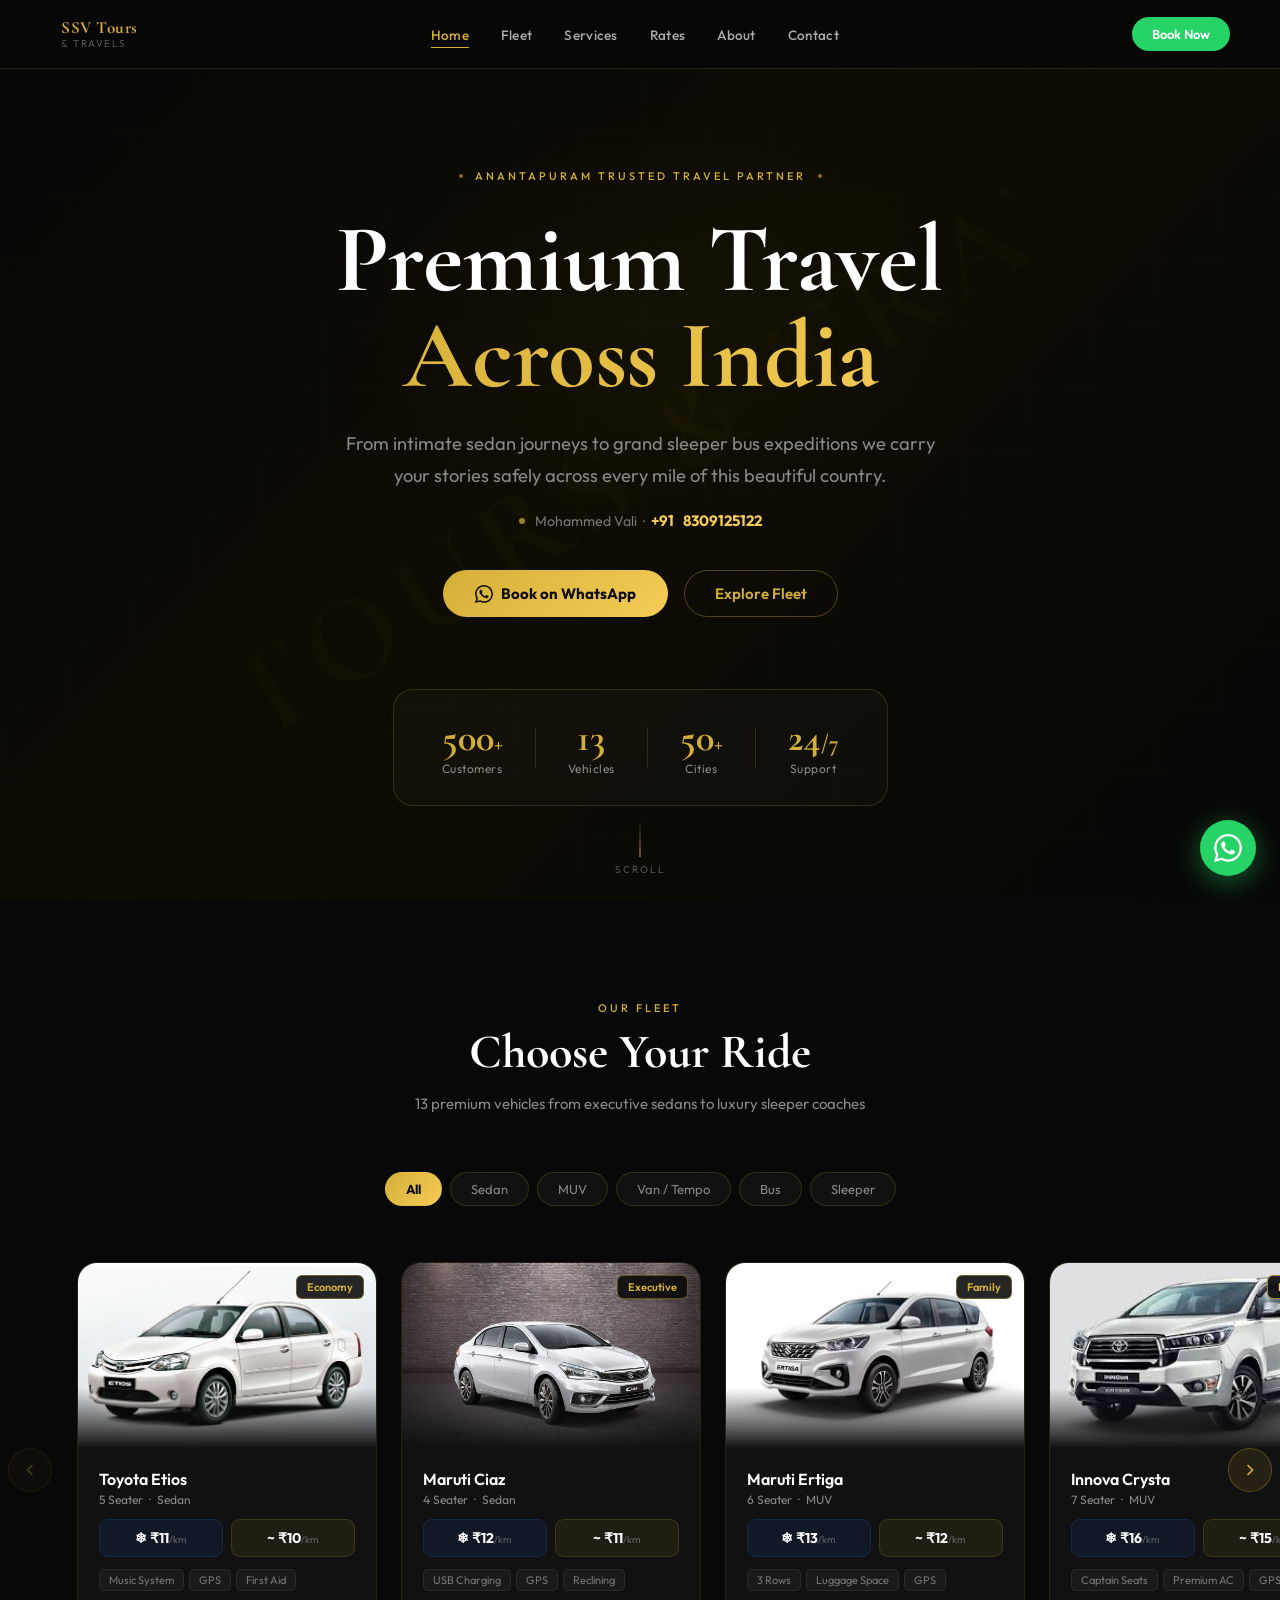
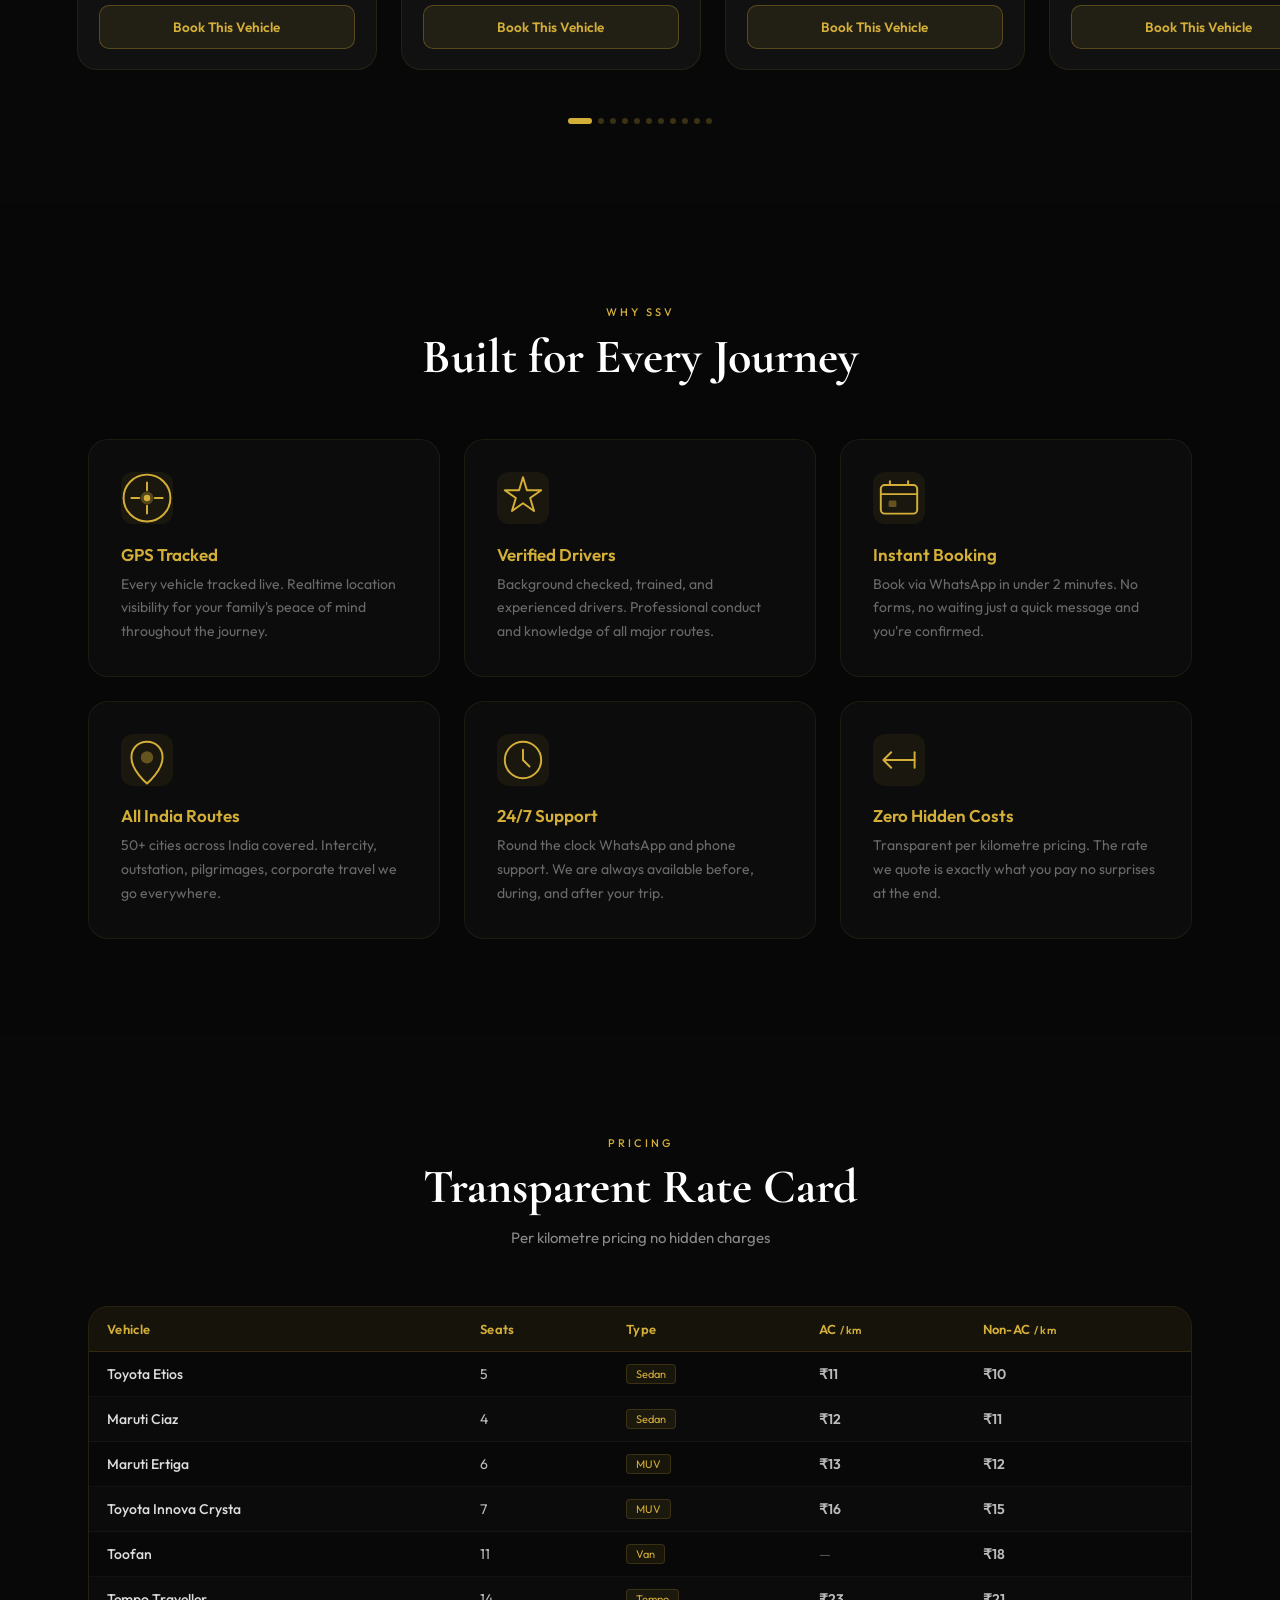
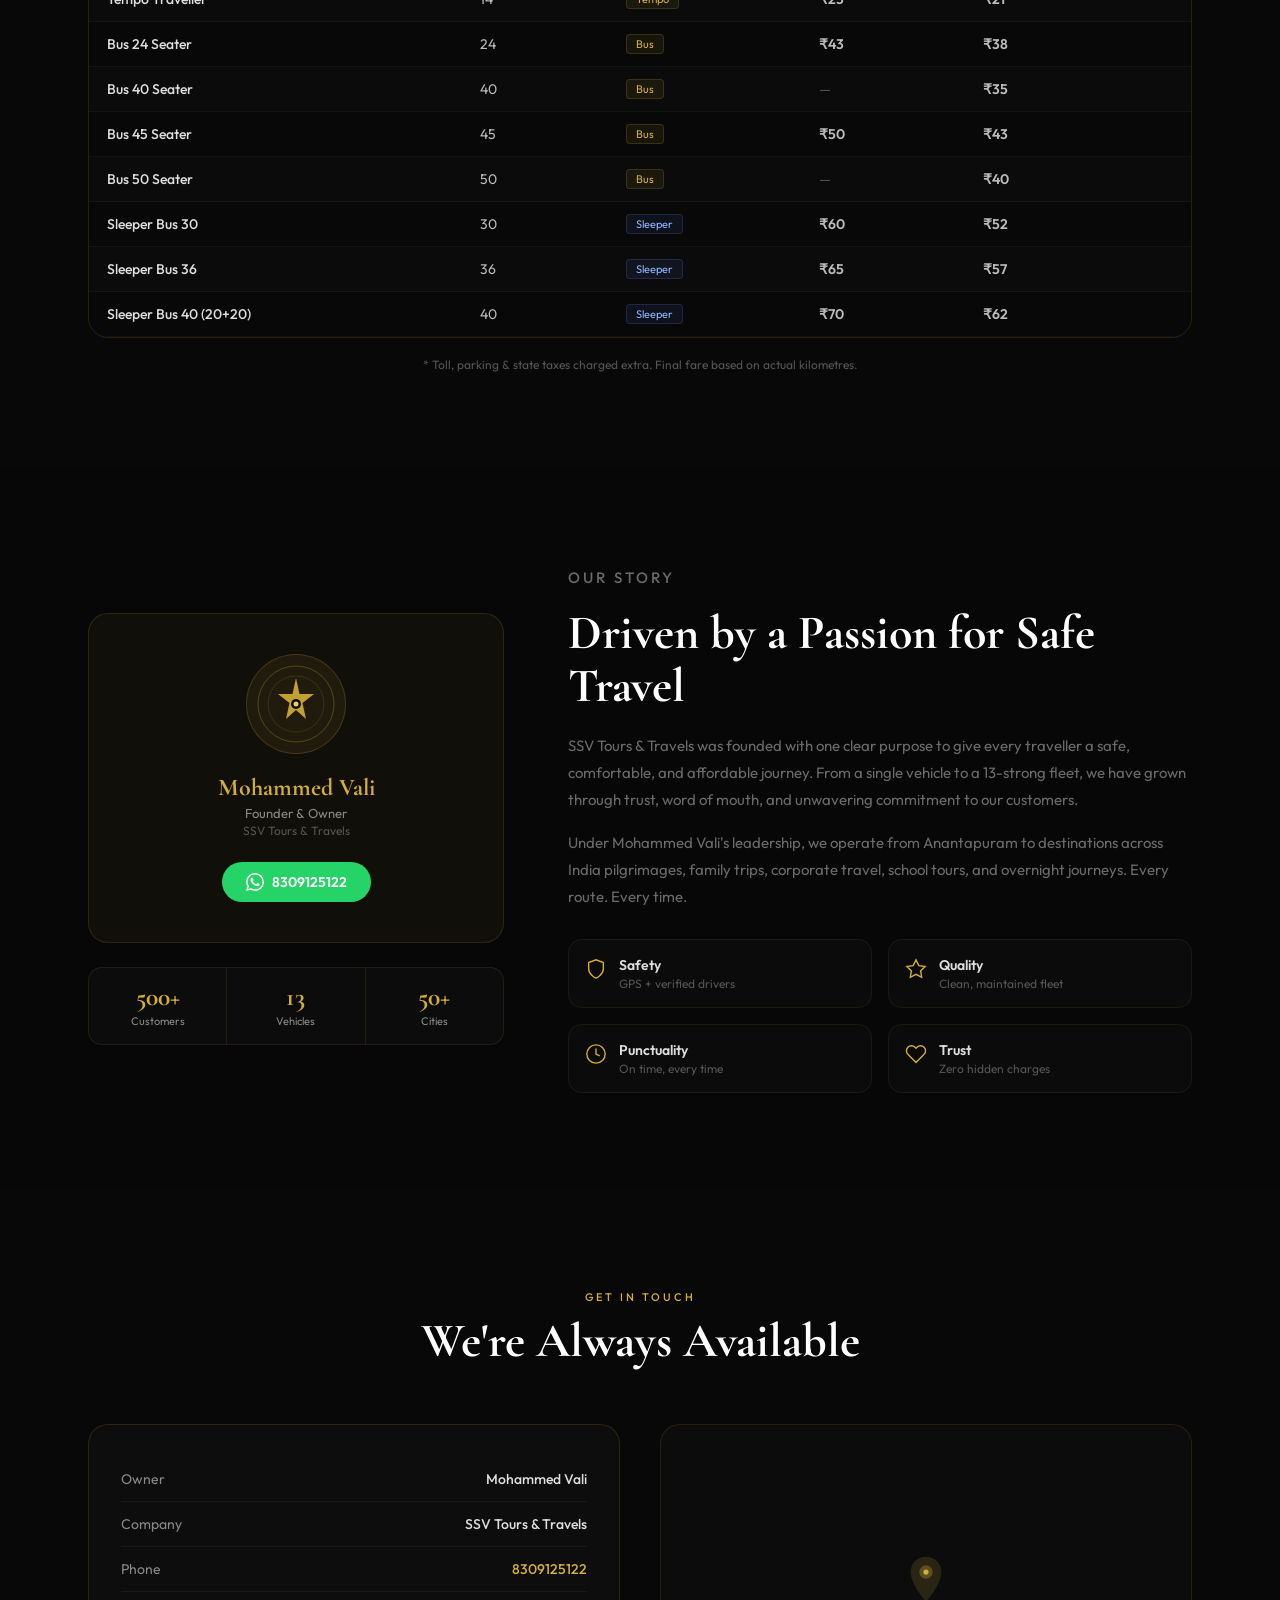
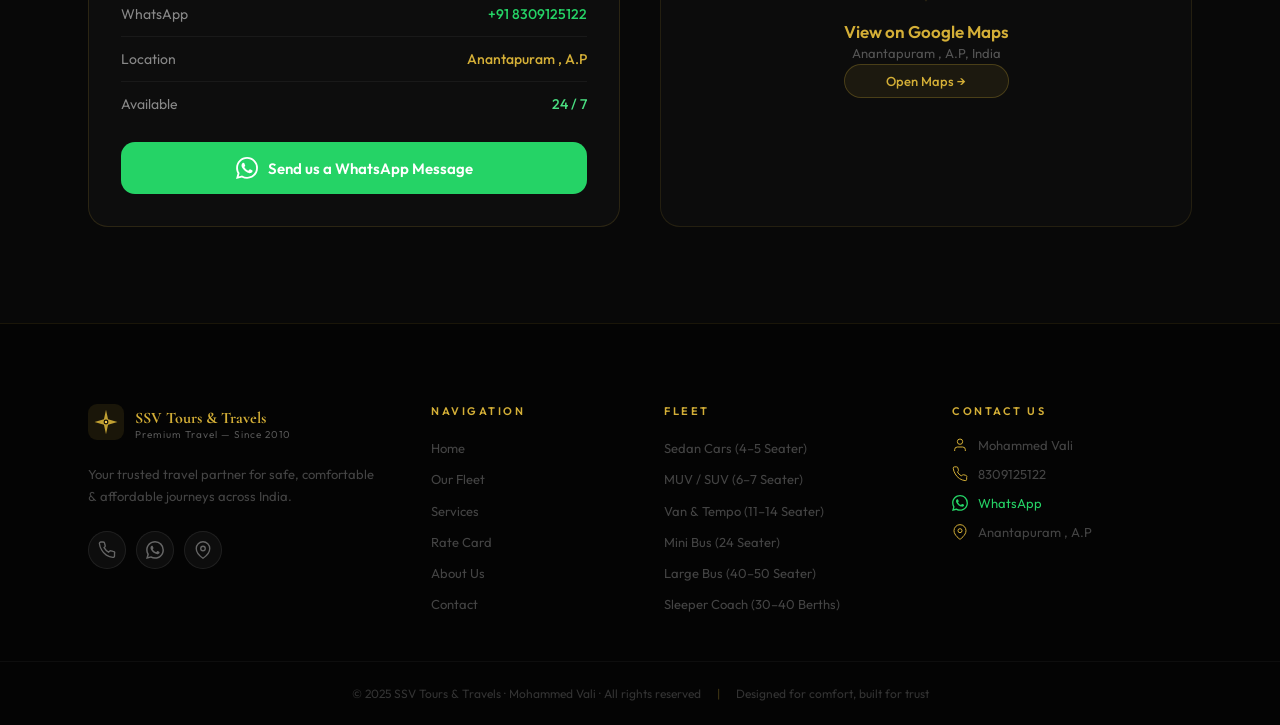
<file: ssv-pro/index.html>
<!DOCTYPE html>
<html lang="en">
<head>
  <meta charset="UTF-8" />
  <meta name="viewport" content="width=device-width, initial-scale=1.0" />
  <meta name="description" content="SSV Tours & Travels — Premium travel across India. Cars, buses, sleeper buses. Mohammed Vali: 8309125122" />
  <title>SSV Tours & Travels</title>
  <link rel="stylesheet" href="css/style.css" />
  <link rel="preconnect" href="https://fonts.googleapis.com" />
  <link rel="preconnect" href="https://fonts.gstatic.com" crossorigin />
  <link href="https://fonts.googleapis.com/css2?family=Cormorant+Garamond:wght@400;600;700&family=Outfit:wght@300;400;500;600;700&display=swap" rel="stylesheet" />

  <!-- Custom SVG favicon (unique road + compass icon) -->
  <link rel="icon" type="image/svg+xml" href="data:image/svg+xml,<svg xmlns='http://www.w3.org/2000/svg' viewBox='0 0 64 64'><rect width='64' height='64' rx='14' fill='%23111'/><path d='M32 8 L38 28 L58 32 L38 36 L32 56 L26 36 L6 32 L26 28 Z' fill='%23D4AF37'/><circle cx='32' cy='32' r='5' fill='%23111'/></svg>" />
</head>
<body>

  <!-- ═══════════════════════════════════════
       WATERMARK  (CSS handles positioning)
  ════════════════════════════════════════ -->
  <div class="watermark" aria-hidden="true">
    <svg viewBox="0 0 520 80" xmlns="http://www.w3.org/2000/svg">
      <text x="50%" y="68" text-anchor="middle"
        font-family="Cormorant Garamond, serif"
        font-size="72" font-weight="700" letter-spacing="6"
        fill="rgba(212,175,55,0.055)">SSV TOURS &amp; TRAVELS</text>
    </svg>
  </div>

  <!-- ═══════════════════════════════════════
       NAVBAR
  ════════════════════════════════════════ -->
  <header class="nav-wrap" id="navbar">
    <nav class="nav-inner">

      <!-- Logo -->
      <a href="#home" class="logo">
        <div class="logo-icon">
          <!-- Custom unique SVG icon: compass rose + road -->
          <svg viewBox="0 0 44 44" fill="none" xmlns="http://www.w3.org/2000/svg">
            <rect width="44" height="44" rx="11" fill="url(#lg1)"/>
            <!-- Road line -->
            <rect x="20" y="6" width="4" height="32" rx="2" fill="rgba(0,0,0,0.25)"/>
            <!-- Compass star -->
            <path d="M22 7L24.5 18.5L36 22L24.5 25.5L22 37L19.5 25.5L8 22L19.5 18.5Z"
              fill="#0a0a0a" opacity="0.9"/>
            <path d="M22 11L23.6 18.9L30 22L23.6 25.1L22 33L20.4 25.1L14 22L20.4 18.9Z"
              fill="#D4AF37"/>
            <!-- Center dot -->
            <circle cx="22" cy="22" r="3" fill="#0a0a0a"/>
            <circle cx="22" cy="22" r="1.5" fill="#F5CC55"/>
            <defs>
              <linearGradient id="lg1" x1="0" y1="0" x2="44" y2="44" gradientUnits="userSpaceOnUse">
                <stop offset="0%" stop-color="#1a1400"/>
                <stop offset="100%" stop-color="#0a0a0a"/>
              </linearGradient>
            </defs>
          </svg>
        </div>
        <div class="logo-text">
          <span class="logo-brand">SSV Tours</span>
          <span class="logo-sub">&amp; Travels</span>
        </div>
      </a>

      <!-- Desktop Links -->
      <ul class="nav-links">
        <li><a href="#home">Home</a></li>
        <li><a href="#fleet">Fleet</a></li>
        <li><a href="#services">Services</a></li>
        <li><a href="#rates">Rates</a></li>
        <li><a href="#about">About</a></li>
        <li><a href="#contact">Contact</a></li>
      </ul>

      <!-- CTA -->
      <a class="nav-cta"
        href="https://wa.me/918309125122?text=Hello%20SSV%20Tours%20%26%20Travels!%20I%20would%20like%20to%20enquire%20about%20booking%20a%20vehicle.%20Please%20share%20availability%20and%20details.%20Thank%20you!"
        target="_blank" rel="noopener">
        <!-- <svg class="wa-icon" viewBox="0 0 24 24" fill="currentColor">
          <path d="M17.472 14.382c-.297-.149-1.758-.867-2.03-.967-.273-.099-.471-.148-.67.15-.197.297-.767.966-.94 1.164-.173.199-.347.223-.644.075-.297-.15-1.255-.463-2.39-1.475-.883-.788-1.48-1.761-1.653-2.059-.173-.297-.018-.458.13-.606.134-.133.298-.347.446-.52.149-.174.198-.298.298-.497.099-.198.05-.371-.025-.52-.075-.149-.669-1.612-.916-2.207-.242-.579-.487-.5-.669-.51-.173-.008-.371-.01-.57-.01-.198 0-.52.074-.792.372-.272.297-1.04 1.016-1.04 2.479 0 1.462 1.065 2.875 1.213 3.074.149.198 2.096 3.2 5.077 4.487.709.306 1.262.489 1.694.625.712.227 1.36.195 1.871.118.571-.085 1.758-.719 2.006-1.413.248-.694.248-1.289.173-1.413-.074-.124-.272-.198-.57-.347m-5.421 7.403h-.004a9.87 9.87 0 01-5.031-1.378l-.361-.214-3.741.982.998-3.648-.235-.374a9.86 9.86 0 01-1.51-5.26c.001-5.45 4.436-9.884 9.888-9.884 2.64 0 5.122 1.03 6.988 2.898a9.825 9.825 0 012.893 6.994c-.003 5.45-4.437 9.884-9.885 9.884m8.413-18.297A11.815 11.815 0 0012.05 0C5.495 0 .16 5.335.157 11.892c0 2.096.547 4.142 1.588 5.945L.057 24l6.305-1.654a11.882 11.882 0 005.683 1.448h.005c6.554 0 11.89-5.335 11.893-11.893a11.821 11.821 0 00-3.48-8.413z"/>
        </svg> -->
        Book Now
      </a>

      <!-- Hamburger -->
      <button class="hamburger" id="hamburger" aria-label="Menu">
        <span></span><span></span><span></span>
      </button>
    </nav>

    <!-- Mobile Drawer -->
    <div class="mobile-drawer" id="mobileDrawer">
      <a href="#home" class="mob-link">Home</a>
      <a href="#fleet" class="mob-link">Fleet</a>
      <a href="#services" class="mob-link">Services</a>
      <a href="#rates" class="mob-link">Rates</a>
      <a href="#about" class="mob-link">About</a>
      <a href="#contact" class="mob-link">Contact</a>
      <a href="https://wa.me/918309125122?text=Hello%20SSV%20Tours!" target="_blank" class="mob-wa">
        <svg viewBox="0 0 24 24" fill="currentColor" width="18" height="18">
          <path d="M17.472 14.382c-.297-.149-1.758-.867-2.03-.967-.273-.099-.471-.148-.67.15-.197.297-.767.966-.94 1.164-.173.199-.347.223-.644.075-.297-.15-1.255-.463-2.39-1.475-.883-.788-1.48-1.761-1.653-2.059-.173-.297-.018-.458.13-.606.134-.133.298-.347.446-.52.149-.174.198-.298.298-.497.099-.198.05-.371-.025-.52-.075-.149-.669-1.612-.916-2.207-.242-.579-.487-.5-.669-.51-.173-.008-.371-.01-.57-.01-.198 0-.52.074-.792.372-.272.297-1.04 1.016-1.04 2.479 0 1.462 1.065 2.875 1.213 3.074.149.198 2.096 3.2 5.077 4.487.709.306 1.262.489 1.694.625.712.227 1.36.195 1.871.118.571-.085 1.758-.719 2.006-1.413.248-.694.248-1.289.173-1.413-.074-.124-.272-.198-.57-.347m-5.421 7.403h-.004a9.87 9.87 0 01-5.031-1.378l-.361-.214-3.741.982.998-3.648-.235-.374a9.86 9.86 0 01-1.51-5.26c.001-5.45 4.436-9.884 9.888-9.884 2.64 0 5.122 1.03 6.988 2.898a9.825 9.825 0 012.893 6.994c-.003 5.45-4.437 9.884-9.885 9.884m8.413-18.297A11.815 11.815 0 0012.05 0C5.495 0 .16 5.335.157 11.892c0 2.096.547 4.142 1.588 5.945L.057 24l6.305-1.654a11.882 11.882 0 005.683 1.448h.005c6.554 0 11.89-5.335 11.893-11.893a11.821 11.821 0 00-3.48-8.413z"/>
        </svg>
        WhatsApp Us
      </a>
    </div>
  </header>

  <!-- ═══════════════════════════════════════
       HERO
  ════════════════════════════════════════ -->
  <section id="home" class="hero">
    <div class="hero-bg-grid"></div>
    <div class="hero-glow"></div>
    <div class="hero-lines"></div>

    <div class="hero-content reveal">
      <div class="hero-eyebrow">
        <div class="eyebrow-dot"></div>
        Anantapuram  Trusted Travel Partner
        <div class="eyebrow-dot"></div>
      </div>
      <h1 class="hero-title">
        <span class="ht-line1">Premium Travel</span>
        <span class="ht-line2">Across India</span>
      </h1>
      <p class="hero-desc">From intimate sedan journeys to grand sleeper bus expeditions  we carry your stories safely across every mile of this beautiful country.</p>
      <div class="hero-owner">
        <div class="owner-dot"></div>
        <span>Mohammed Vali &nbsp;·&nbsp; <strong>+91&nbsp; &nbsp;8309125122</strong></span>
      </div>
      <div class="hero-actions">
        <a class="btn-gold"
          href="https://wa.me/918309125122?text=Hello%20SSV%20Tours%20%26%20Travels!%20I%20want%20to%20book%20a%20vehicle.%20Please%20share%20availability%20and%20rate%20details.%20Thank%20you!"
          target="_blank">
          <svg viewBox="0 0 24 24" fill="currentColor" width="18" height="18">
            <path d="M17.472 14.382c-.297-.149-1.758-.867-2.03-.967-.273-.099-.471-.148-.67.15-.197.297-.767.966-.94 1.164-.173.199-.347.223-.644.075-.297-.15-1.255-.463-2.39-1.475-.883-.788-1.48-1.761-1.653-2.059-.173-.297-.018-.458.13-.606.134-.133.298-.347.446-.52.149-.174.198-.298.298-.497.099-.198.05-.371-.025-.52-.075-.149-.669-1.612-.916-2.207-.242-.579-.487-.5-.669-.51-.173-.008-.371-.01-.57-.01-.198 0-.52.074-.792.372-.272.297-1.04 1.016-1.04 2.479 0 1.462 1.065 2.875 1.213 3.074.149.198 2.096 3.2 5.077 4.487.709.306 1.262.489 1.694.625.712.227 1.36.195 1.871.118.571-.085 1.758-.719 2.006-1.413.248-.694.248-1.289.173-1.413-.074-.124-.272-.198-.57-.347m-5.421 7.403h-.004a9.87 9.87 0 01-5.031-1.378l-.361-.214-3.741.982.998-3.648-.235-.374a9.86 9.86 0 01-1.51-5.26c.001-5.45 4.436-9.884 9.888-9.884 2.64 0 5.122 1.03 6.988 2.898a9.825 9.825 0 012.893 6.994c-.003 5.45-4.437 9.884-9.885 9.884m8.413-18.297A11.815 11.815 0 0012.05 0C5.495 0 .16 5.335.157 11.892c0 2.096.547 4.142 1.588 5.945L.057 24l6.305-1.654a11.882 11.882 0 005.683 1.448h.005c6.554 0 11.89-5.335 11.893-11.893a11.821 11.821 0 00-3.48-8.413z"/>
          </svg>
          Book on WhatsApp
        </a>
        <a class="btn-outline" href="#fleet">Explore Fleet</a>
      </div>
    </div>

    <div class="hero-stats reveal">
      <div class="hstat"><div class="hstat-n">500<span>+</span></div><div class="hstat-l">Customers</div></div>
      <div class="hstat-div"></div>
      <div class="hstat"><div class="hstat-n">13</div><div class="hstat-l">Vehicles</div></div>
      <div class="hstat-div"></div>
      <div class="hstat"><div class="hstat-n">50<span>+</span></div><div class="hstat-l">Cities</div></div>
      <div class="hstat-div"></div>
      <div class="hstat"><div class="hstat-n">24<span>/7</span></div><div class="hstat-l">Support</div></div>
    </div>

    <a href="#fleet" class="hero-scroll-cue">
      <div class="scroll-line"></div>
      <span>Scroll</span>
    </a>
  </section>

  <!-- ═══════════════════════════════════════
       FLEET — HORIZONTAL SCROLL
  ════════════════════════════════════════ -->
  <section id="fleet" class="fleet-section">
    <div class="section-head reveal">
      <p class="sec-tag">Our Fleet</p>
      <h2 class="sec-title">Choose Your Ride</h2>
      <p class="sec-desc">13 premium vehicles  from executive sedans to luxury sleeper coaches</p>
    </div>

    <!-- Filter Pills -->
    <div class="fleet-filters reveal">
      <button class="fpill active" data-filter="all">All</button>
      <button class="fpill" data-filter="sedan">Sedan</button>
      <button class="fpill" data-filter="muv">MUV</button>
      <button class="fpill" data-filter="van">Van / Tempo</button>
      <button class="fpill" data-filter="bus">Bus</button>
      <button class="fpill" data-filter="sleeper">Sleeper</button>
    </div>

    <!-- Scroll Track -->
    <div class="fleet-track-wrap">
      <button class="fleet-arrow fleet-prev" id="fleetPrev" aria-label="Previous">
        <svg viewBox="0 0 24 24" fill="none" stroke="currentColor" stroke-width="2"><polyline points="15 18 9 12 15 6"/></svg>
      </button>
      <div class="fleet-track" id="fleetTrack">

        <!-- Card 1 -->
        <div class="vcard" data-cat="sedan">
          <div class="vcard-img">
            <img src="images/Toyota Etios.avif" alt="Toyota Etios" loading="lazy" />
            <div class="vcard-img-placeholder">
              <svg viewBox="0 0 80 36" fill="none" xmlns="http://www.w3.org/2000/svg">
                <rect x="5" y="12" width="70" height="18" rx="4" fill="#2a2a2a"/>
                <rect x="18" y="5" width="36" height="14" rx="5" fill="#222"/>
                <circle cx="18" cy="30" r="6" fill="#333" stroke="#444" stroke-width="2"/>
                <circle cx="62" cy="30" r="6" fill="#333" stroke="#444" stroke-width="2"/>
                <circle cx="18" cy="30" r="2.5" fill="#555"/>
                <circle cx="62" cy="30" r="2.5" fill="#555"/>
                <rect x="26" y="7" width="10" height="10" rx="2" fill="#1a1a1a" opacity=".8"/>
                <rect x="40" y="7" width="10" height="10" rx="2" fill="#1a1a1a" opacity=".8"/>
              </svg>
            </div>
            <span class="vcard-tag">Economy</span>
          </div>
          <div class="vcard-body">
            <div class="vcard-name">Toyota Etios</div>
            <div class="vcard-meta">5 Seater &nbsp;·&nbsp; Sedan</div>
            <div class="vcard-rates">
              <div class="rate-chip ac">❄ ₹11<small>/km</small></div>
              <div class="rate-chip nonac">~ ₹10<small>/km</small></div>
            </div>
            <div class="vcard-feats">
              <span>Music System</span><span>GPS</span><span>First Aid</span>
            </div>
            <a class="vcard-btn"
              href="https://wa.me/918309125122?text=Hello!%20I%20want%20to%20book%20Toyota%20Etios%20(5%20Seater).%20Please%20share%20availability%20and%20rate%20details."
              target="_blank">Book This Vehicle</a>
          </div>
        </div>

        <!-- Card 2 -->
        <div class="vcard" data-cat="sedan">
          <div class="vcard-img">
            <img src="images/Maruti Suzuki Ciaz.jpg" alt="Maruti Ciaz" loading="lazy" />
            <div class="vcard-img-placeholder">
              <svg viewBox="0 0 80 36" fill="none" xmlns="http://www.w3.org/2000/svg"><rect x="5" y="12" width="70" height="18" rx="4" fill="#2a2a2a"/><rect x="18" y="5" width="36" height="14" rx="5" fill="#222"/><circle cx="18" cy="30" r="6" fill="#333" stroke="#444" stroke-width="2"/><circle cx="62" cy="30" r="6" fill="#333" stroke="#444" stroke-width="2"/><circle cx="18" cy="30" r="2.5" fill="#555"/><circle cx="62" cy="30" r="2.5" fill="#555"/><rect x="26" y="7" width="10" height="10" rx="2" fill="#1a1a1a" opacity=".8"/><rect x="40" y="7" width="10" height="10" rx="2" fill="#1a1a1a" opacity=".8"/></svg>
            </div>
            <span class="vcard-tag">Executive</span>
          </div>
          <div class="vcard-body">
            <div class="vcard-name">Maruti Ciaz</div>
            <div class="vcard-meta">4 Seater &nbsp;·&nbsp; Sedan</div>
            <div class="vcard-rates">
              <div class="rate-chip ac">❄ ₹12<small>/km</small></div>
              <div class="rate-chip nonac">~ ₹11<small>/km</small></div>
            </div>
            <div class="vcard-feats">
              <span>USB Charging</span><span>GPS</span><span>Reclining</span>
            </div>
            <a class="vcard-btn" href="https://wa.me/918309125122?text=Hello!%20I%20want%20to%20book%20Maruti%20Ciaz%20(4%20Seater).%20Please%20share%20details." target="_blank">Book This Vehicle</a>
          </div>
        </div>

        <!-- Card 3 -->
        <div class="vcard" data-cat="muv">
          <div class="vcard-img">
            <img src="images/Maruti Suzuki Ertiga.avif" alt="Maruti Ertiga" loading="lazy" />
            <div class="vcard-img-placeholder">
              <svg viewBox="0 0 80 36" fill="none" xmlns="http://www.w3.org/2000/svg"><rect x="3" y="10" width="74" height="20" rx="4" fill="#2a2a2a"/><rect x="14" y="3" width="42" height="15" rx="5" fill="#222"/><circle cx="16" cy="30" r="6" fill="#333" stroke="#444" stroke-width="2"/><circle cx="64" cy="30" r="6" fill="#333" stroke="#444" stroke-width="2"/><circle cx="16" cy="30" r="2.5" fill="#555"/><circle cx="64" cy="30" r="2.5" fill="#555"/></svg>
            </div>
            <span class="vcard-tag">Family</span>
          </div>
          <div class="vcard-body">
            <div class="vcard-name">Maruti Ertiga</div>
            <div class="vcard-meta">6 Seater &nbsp;·&nbsp; MUV</div>
            <div class="vcard-rates">
              <div class="rate-chip ac">❄ ₹13<small>/km</small></div>
              <div class="rate-chip nonac">~ ₹12<small>/km</small></div>
            </div>
            <div class="vcard-feats">
              <span>3 Rows</span><span>Luggage Space</span><span>GPS</span>
            </div>
            <a class="vcard-btn" href="https://wa.me/918309125122?text=Hello!%20I%20want%20to%20book%20Maruti%20Ertiga%20(6%20Seater).%20Please%20share%20details." target="_blank">Book This Vehicle</a>
          </div>
        </div>

        <!-- Card 4 -->
        <div class="vcard" data-cat="muv">
          <div class="vcard-img">
            <img src="images/Toyota Innova Crysta.jpg" alt="Toyota Innova Crysta" loading="lazy" />
            <div class="vcard-img-placeholder">
              <svg viewBox="0 0 80 36" fill="none" xmlns="http://www.w3.org/2000/svg"><rect x="3" y="10" width="74" height="20" rx="4" fill="#2a2a2a"/><rect x="14" y="3" width="42" height="15" rx="5" fill="#222"/><circle cx="16" cy="30" r="6" fill="#333" stroke="#444" stroke-width="2"/><circle cx="64" cy="30" r="6" fill="#333" stroke="#444" stroke-width="2"/><circle cx="16" cy="30" r="2.5" fill="#555"/><circle cx="64" cy="30" r="2.5" fill="#555"/></svg>
            </div>
            <span class="vcard-tag premium">Premium</span>
          </div>
          <div class="vcard-body">
            <div class="vcard-name">Innova Crysta</div>
            <div class="vcard-meta">7 Seater &nbsp;·&nbsp; MUV</div>
            <div class="vcard-rates">
              <div class="rate-chip ac">❄ ₹16<small>/km</small></div>
              <div class="rate-chip nonac">~ ₹15<small>/km</small></div>
            </div>
            <div class="vcard-feats">
              <span>Captain Seats</span><span>Premium AC</span><span>GPS</span>
            </div>
            <a class="vcard-btn" href="https://wa.me/918309125122?text=Hello!%20I%20want%20to%20book%20Toyota%20Innova%20Crysta%20(7%20Seater).%20Please%20share%20details." target="_blank">Book This Vehicle</a>
          </div>
        </div>

        <!-- Card 5 -->
        <div class="vcard" data-cat="van">
          <div class="vcard-img">
            <img src="images/Toofan (Non-AC).jpg" alt="Toofan Van" loading="lazy" />
            <div class="vcard-img-placeholder">
              <svg viewBox="0 0 80 40" fill="none" xmlns="http://www.w3.org/2000/svg"><rect x="2" y="8" width="76" height="26" rx="5" fill="#2a2a2a"/><rect x="8" y="3" width="30" height="15" rx="4" fill="#222"/><circle cx="14" cy="34" r="6" fill="#333" stroke="#444" stroke-width="2"/><circle cx="66" cy="34" r="6" fill="#333" stroke="#444" stroke-width="2"/><circle cx="14" cy="34" r="2.5" fill="#555"/><circle cx="66" cy="34" r="2.5" fill="#555"/></svg>
            </div>
            <span class="vcard-tag">Group</span>
          </div>
          <div class="vcard-body">
            <div class="vcard-name">Toofan Van</div>
            <div class="vcard-meta">11 Seater &nbsp;·&nbsp; Non-AC</div>
            <div class="vcard-rates">
              <div class="rate-chip nonac" style="flex:1">~ ₹18<small>/km</small></div>
            </div>
            <div class="vcard-feats">
              <span>Large Luggage</span><span>GPS Tracked</span>
            </div>
            <a class="vcard-btn" href="https://wa.me/918309125122?text=Hello!%20I%20want%20to%20book%20Toofan%20Van%20(11%20Seater%20Non-AC).%20Please%20share%20details." target="_blank">Book This Vehicle</a>
          </div>
        </div>

        <!-- Card 6 -->
        <div class="vcard" data-cat="van">
          <div class="vcard-img">
            <img src="images/Tempo Traveller.jpg" alt="Tempo Traveller" loading="lazy" />
            <div class="vcard-img-placeholder">
              <svg viewBox="0 0 80 40" fill="none" xmlns="http://www.w3.org/2000/svg"><rect x="2" y="8" width="76" height="26" rx="5" fill="#2a2a2a"/><rect x="8" y="3" width="30" height="15" rx="4" fill="#222"/><circle cx="14" cy="34" r="6" fill="#333" stroke="#444" stroke-width="2"/><circle cx="66" cy="34" r="6" fill="#333" stroke="#444" stroke-width="2"/><circle cx="14" cy="34" r="2.5" fill="#555"/><circle cx="66" cy="34" r="2.5" fill="#555"/></svg>
            </div>
            <span class="vcard-tag">Group</span>
          </div>
          <div class="vcard-body">
            <div class="vcard-name">Tempo Traveller</div>
            <div class="vcard-meta">14 Seater &nbsp;·&nbsp; Tempo</div>
            <div class="vcard-rates">
              <div class="rate-chip ac">❄ ₹23<small>/km</small></div>
              <div class="rate-chip nonac">~ ₹21<small>/km</small></div>
            </div>
            <div class="vcard-feats">
              <span>Push-back Seats</span><span>Reading Lights</span>
            </div>
            <a class="vcard-btn" href="https://wa.me/918309125122?text=Hello!%20I%20want%20to%20book%20Tempo%20Traveller%20(14%20Seater).%20Please%20share%20details." target="_blank">Book This Vehicle</a>
          </div>
        </div>

        <!-- Card 7 -->
        <div class="vcard" data-cat="bus">
          <div class="vcard-img">
            <img src="images/Bus 24 Seater.jpg" alt="Bus 24 Seater" loading="lazy" />
            <div class="vcard-img-placeholder">
              <svg viewBox="0 0 90 40" fill="none" xmlns="http://www.w3.org/2000/svg"><rect x="2" y="5" width="86" height="28" rx="4" fill="#2a2a2a"/><rect x="2" y="5" width="86" height="10" rx="4" fill="#1e1e1e"/><circle cx="14" cy="33" r="7" fill="#333" stroke="#444" stroke-width="2"/><circle cx="76" cy="33" r="7" fill="#333" stroke="#444" stroke-width="2"/><circle cx="14" cy="33" r="3" fill="#555"/><circle cx="76" cy="33" r="3" fill="#555"/><rect x="8" y="17" width="9" height="9" rx="2" fill="#1a1a1a"/><rect x="22" y="17" width="9" height="9" rx="2" fill="#1a1a1a"/><rect x="36" y="17" width="9" height="9" rx="2" fill="#1a1a1a"/><rect x="50" y="17" width="9" height="9" rx="2" fill="#1a1a1a"/><rect x="64" y="17" width="9" height="9" rx="2" fill="#1a1a1a"/></svg>
            </div>
            <span class="vcard-tag">Large Group</span>
          </div>
          <div class="vcard-body">
            <div class="vcard-name">Bus 24 Seater</div>
            <div class="vcard-meta">24 Seater &nbsp;·&nbsp; Push-back</div>
            <div class="vcard-rates">
              <div class="rate-chip ac">❄ ₹43<small>/km</small></div>
              <div class="rate-chip nonac">~ ₹38<small>/km</small></div>
            </div>
            <div class="vcard-feats">
              <span>Push-back Seats</span><span>USB Charging</span>
            </div>
            <a class="vcard-btn" href="https://wa.me/918309125122?text=Hello!%20I%20want%20to%20book%20Bus%2024%20Seater.%20Please%20share%20availability%20and%20details." target="_blank">Book This Vehicle</a>
          </div>
        </div>

        <!-- Card 8 -->
        <div class="vcard" data-cat="bus">
          <div class="vcard-img">
            <img src="images/Bus 40 Seater.jpg" alt="Bus 40 Seater" loading="lazy" />
            <div class="vcard-img-placeholder">
              <svg viewBox="0 0 90 40" fill="none" xmlns="http://www.w3.org/2000/svg"><rect x="2" y="5" width="86" height="28" rx="4" fill="#2a2a2a"/><rect x="2" y="5" width="86" height="10" rx="4" fill="#1e1e1e"/><circle cx="14" cy="33" r="7" fill="#333" stroke="#444" stroke-width="2"/><circle cx="76" cy="33" r="7" fill="#333" stroke="#444" stroke-width="2"/><circle cx="14" cy="33" r="3" fill="#555"/><circle cx="76" cy="33" r="3" fill="#555"/><rect x="8" y="17" width="9" height="9" rx="2" fill="#1a1a1a"/><rect x="22" y="17" width="9" height="9" rx="2" fill="#1a1a1a"/><rect x="36" y="17" width="9" height="9" rx="2" fill="#1a1a1a"/><rect x="50" y="17" width="9" height="9" rx="2" fill="#1a1a1a"/><rect x="64" y="17" width="9" height="9" rx="2" fill="#1a1a1a"/></svg>
            </div>
            <span class="vcard-tag">Large Group</span>
          </div>
          <div class="vcard-body">
            <div class="vcard-name">Bus 40 Seater</div>
            <div class="vcard-meta">40 Seater &nbsp;·&nbsp; Non-AC</div>
            <div class="vcard-rates">
              <div class="rate-chip nonac" style="flex:1">~ ₹35<small>/km</small></div>
            </div>
            <div class="vcard-feats">
              <span>No Pushback</span><span>GPS Tracked</span>
            </div>
            <a class="vcard-btn" href="https://wa.me/918309125122?text=Hello!%20I%20want%20to%20book%20Bus%2040%20Seater%20Non-AC.%20Please%20share%20details." target="_blank">Book This Vehicle</a>
          </div>
        </div>

        <!-- Card 9 -->
        <div class="vcard" data-cat="bus">
          <div class="vcard-img">
            <img src="images/Bus 45 Seater.jpg" alt="Bus 45 Seater" loading="lazy" />
            <div class="vcard-img-placeholder">
              <svg viewBox="0 0 90 40" fill="none" xmlns="http://www.w3.org/2000/svg"><rect x="2" y="5" width="86" height="28" rx="4" fill="#2a2a2a"/><rect x="2" y="5" width="86" height="10" rx="4" fill="#1e1e1e"/><circle cx="14" cy="33" r="7" fill="#333" stroke="#444" stroke-width="2"/><circle cx="76" cy="33" r="7" fill="#333" stroke="#444" stroke-width="2"/><circle cx="14" cy="33" r="3" fill="#555"/><circle cx="76" cy="33" r="3" fill="#555"/><rect x="8" y="17" width="9" height="9" rx="2" fill="#1a1a1a"/><rect x="22" y="17" width="9" height="9" rx="2" fill="#1a1a1a"/><rect x="36" y="17" width="9" height="9" rx="2" fill="#1a1a1a"/><rect x="50" y="17" width="9" height="9" rx="2" fill="#1a1a1a"/><rect x="64" y="17" width="9" height="9" rx="2" fill="#1a1a1a"/></svg>
            </div>
            <span class="vcard-tag">Large Group</span>
          </div>
          <div class="vcard-body">
            <div class="vcard-name">Bus 45 Seater</div>
            <div class="vcard-meta">45 Seater &nbsp;·&nbsp; Push-back</div>
            <div class="vcard-rates">
              <div class="rate-chip ac">❄ ₹50<small>/km</small></div>
              <div class="rate-chip nonac">~ ₹43<small>/km</small></div>
            </div>
            <div class="vcard-feats">
              <span>Push-back Seats</span><span>AC/Non-AC</span>
            </div>
            <a class="vcard-btn" href="https://wa.me/918309125122?text=Hello!%20I%20want%20to%20book%20Bus%2045%20Seater.%20Please%20share%20details." target="_blank">Book This Vehicle</a>
          </div>
        </div>

        <!-- Card 10 -->
        <div class="vcard" data-cat="bus">
          <div class="vcard-img">
            <img src="images/Bus 50 Seater.jpg" alt="Bus 50 Seater" loading="lazy" />
            <div class="vcard-img-placeholder">
              <svg viewBox="0 0 90 40" fill="none" xmlns="http://www.w3.org/2000/svg"><rect x="2" y="5" width="86" height="28" rx="4" fill="#2a2a2a"/><rect x="2" y="5" width="86" height="10" rx="4" fill="#1e1e1e"/><circle cx="14" cy="33" r="7" fill="#333" stroke="#444" stroke-width="2"/><circle cx="76" cy="33" r="7" fill="#333" stroke="#444" stroke-width="2"/><circle cx="14" cy="33" r="3" fill="#555"/><circle cx="76" cy="33" r="3" fill="#555"/></svg>
            </div>
            <span class="vcard-tag">Huge Group</span>
          </div>
          <div class="vcard-body">
            <div class="vcard-name">Bus 50 Seater</div>
            <div class="vcard-meta">50 Seater &nbsp;·&nbsp; Non-AC</div>
            <div class="vcard-rates">
              <div class="rate-chip nonac" style="flex:1">~ ₹40<small>/km</small></div>
            </div>
            <div class="vcard-feats">
              <span>No Pushback</span><span>GPS Tracked</span>
            </div>
            <a class="vcard-btn" href="https://wa.me/918309125122?text=Hello!%20I%20want%20to%20book%20Bus%2050%20Seater%20Non-AC.%20Please%20share%20details." target="_blank">Book This Vehicle</a>
          </div>
        </div>

        <!-- Card 11 -->
        <div class="vcard" data-cat="sleeper">
          <div class="vcard-img">
            <img src="images/Sleeper Bus 30.jpg" alt="Sleeper Bus 30" loading="lazy" />
            <div class="vcard-img-placeholder">
              <svg viewBox="0 0 90 40" fill="none" xmlns="http://www.w3.org/2000/svg"><rect x="2" y="4" width="86" height="30" rx="5" fill="#2a2a2a"/><rect x="2" y="4" width="86" height="8" rx="5" fill="#1a1a1a"/><circle cx="14" cy="34" r="6" fill="#333" stroke="#444" stroke-width="2"/><circle cx="76" cy="34" r="6" fill="#333" stroke="#444" stroke-width="2"/><rect x="6" y="14" width="37" height="10" rx="2" fill="#1e1e1e"/><rect x="47" y="14" width="37" height="10" rx="2" fill="#1e1e1e"/></svg>
            </div>
            <span class="vcard-tag overnight">Overnight</span>
          </div>
          <div class="vcard-body">
            <div class="vcard-name">Sleeper Bus 30</div>
            <div class="vcard-meta">30 Berths &nbsp;·&nbsp; Full Sleeper</div>
            <div class="vcard-rates">
              <div class="rate-chip ac">❄ ₹60<small>/km</small></div>
              <div class="rate-chip nonac">~ ₹52<small>/km</small></div>
            </div>
            <div class="vcard-feats">
              <span>Full Berths</span><span>Reading Lights</span><span>USB</span>
            </div>
            <a class="vcard-btn" href="https://wa.me/918309125122?text=Hello!%20I%20want%20to%20book%20Sleeper%20Bus%2030%20Berths.%20Please%20share%20details." target="_blank">Book This Vehicle</a>
          </div>
        </div>

        <!-- Card 12 -->
        <div class="vcard" data-cat="sleeper">
          <div class="vcard-img">
            <img src="images/Sleeper Bus 36.jpg" alt="Sleeper Bus 36" loading="lazy" />
            <div class="vcard-img-placeholder">
              <svg viewBox="0 0 90 40" fill="none" xmlns="http://www.w3.org/2000/svg"><rect x="2" y="4" width="86" height="30" rx="5" fill="#2a2a2a"/><rect x="2" y="4" width="86" height="8" rx="5" fill="#1a1a1a"/><circle cx="14" cy="34" r="6" fill="#333" stroke="#444" stroke-width="2"/><circle cx="76" cy="34" r="6" fill="#333" stroke="#444" stroke-width="2"/><rect x="6" y="14" width="37" height="10" rx="2" fill="#1e1e1e"/><rect x="47" y="14" width="37" height="10" rx="2" fill="#1e1e1e"/></svg>
            </div>
            <span class="vcard-tag overnight">Overnight</span>
          </div>
          <div class="vcard-body">
            <div class="vcard-name">Sleeper Bus 36</div>
            <div class="vcard-meta">36 Berths &nbsp;·&nbsp; Full Sleeper</div>
            <div class="vcard-rates">
              <div class="rate-chip ac">❄ ₹65<small>/km</small></div>
              <div class="rate-chip nonac">~ ₹57<small>/km</small></div>
            </div>
            <div class="vcard-feats">
              <span>Full Berths</span><span>Reading Lights</span><span>GPS</span>
            </div>
            <a class="vcard-btn" href="https://wa.me/918309125122?text=Hello!%20I%20want%20to%20book%20Sleeper%20Bus%2036%20Berths.%20Please%20share%20details." target="_blank">Book This Vehicle</a>
          </div>
        </div>

        <!-- Card 13 -->
        <div class="vcard" data-cat="sleeper">
          <div class="vcard-img">
            <img src="images/Sleeper Bus 40 (20+20).jpg" alt="Sleeper Bus 40" loading="lazy" />
            <div class="vcard-img-placeholder">
              <svg viewBox="0 0 90 40" fill="none" xmlns="http://www.w3.org/2000/svg"><rect x="2" y="4" width="86" height="30" rx="5" fill="#2a2a2a"/><rect x="2" y="4" width="86" height="8" rx="5" fill="#1a1a1a"/><circle cx="14" cy="34" r="6" fill="#333" stroke="#444" stroke-width="2"/><circle cx="76" cy="34" r="6" fill="#333" stroke="#444" stroke-width="2"/><rect x="6" y="14" width="37" height="10" rx="2" fill="#1e1e1e"/><rect x="47" y="14" width="37" height="10" rx="2" fill="#1e1e1e"/></svg>
            </div>
            <span class="vcard-tag overnight">Overnight</span>
          </div>
          <div class="vcard-body">
            <div class="vcard-name">Sleeper Bus 40</div>
            <div class="vcard-meta">20 Seats + 20 Sleepers</div>
            <div class="vcard-rates">
              <div class="rate-chip ac">❄ ₹70<small>/km</small></div>
              <div class="rate-chip nonac">~ ₹62<small>/km</small></div>
            </div>
            <div class="vcard-feats">
              <span>Semi-Sleeper</span><span>USB Charging</span>
            </div>
            <a class="vcard-btn" href="https://wa.me/918309125122?text=Hello!%20I%20want%20to%20book%20Sleeper%20Bus%2040%20(20%2B20).%20Please%20share%20details." target="_blank">Book This Vehicle</a>
          </div>
        </div>

      </div><!-- /fleet-track -->
      <button class="fleet-arrow fleet-next" id="fleetNext" aria-label="Next">
        <svg viewBox="0 0 24 24" fill="none" stroke="currentColor" stroke-width="2"><polyline points="9 18 15 12 9 6"/></svg>
      </button>
    </div>

    <!-- Scroll dots -->
    <div class="fleet-dots" id="fleetDots"></div>
  </section>

  <!-- ═══════════════════════════════════════
       SERVICES
  ════════════════════════════════════════ -->
  <section id="services" class="services-section">
    <div class="container">
      <div class="section-head reveal">
        <p class="sec-tag">Why SSV</p>
        <h2 class="sec-title">Built for Every Journey</h2>
      </div>
      <div class="services-grid">
        <div class="svc-card reveal">
          <div class="svc-icon">
            <svg viewBox="0 0 40 40" fill="none"><circle cx="20" cy="20" r="18" stroke="#D4AF37" stroke-width="1.5"/><path d="M20 8v6M20 26v6M8 20h6M26 20h6" stroke="#D4AF37" stroke-width="1.5" stroke-linecap="round"/><circle cx="20" cy="20" r="5" fill="#D4AF37" opacity=".3"/><circle cx="20" cy="20" r="2.5" fill="#D4AF37"/></svg>
          </div>
          <h3>GPS Tracked</h3>
          <p>Every vehicle tracked live. Realtime location visibility for your family's peace of mind throughout the journey.</p>
        </div>
        <div class="svc-card reveal">
          <div class="svc-icon">
            <svg viewBox="0 0 40 40" fill="none"><path d="M20 4L23 14H34L25.5 20L28.5 30L20 24L11.5 30L14.5 20L6 14H17Z" stroke="#D4AF37" stroke-width="1.5" stroke-linejoin="round"/></svg>
          </div>
          <h3>Verified Drivers</h3>
          <p>Background checked, trained, and experienced drivers. Professional conduct and knowledge of all major routes.</p>
        </div>
        <div class="svc-card reveal">
          <div class="svc-icon">
            <svg viewBox="0 0 40 40" fill="none"><rect x="6" y="10" width="28" height="22" rx="3" stroke="#D4AF37" stroke-width="1.5"/><path d="M13 10V7M27 10V7" stroke="#D4AF37" stroke-width="1.5" stroke-linecap="round"/><path d="M6 17h28" stroke="#D4AF37" stroke-width="1.5"/><rect x="12" y="22" width="6" height="5" rx="1" fill="#D4AF37" opacity=".4"/></svg>
          </div>
          <h3>Instant Booking</h3>
          <p>Book via WhatsApp in under 2 minutes. No forms, no waiting  just a quick message and you're confirmed.</p>
        </div>
        <div class="svc-card reveal">
          <div class="svc-icon">
            <svg viewBox="0 0 40 40" fill="none"><path d="M20 6C13 6 8 11 8 18c0 10 12 20 12 20s12-10 12-20c0-7-5-12-12-12z" stroke="#D4AF37" stroke-width="1.5"/><circle cx="20" cy="18" r="4" fill="#D4AF37" opacity=".4" stroke="#D4AF37" stroke-width="1.5"/></svg>
          </div>
          <h3>All India Routes</h3>
          <p>50+ cities across India covered. Intercity, outstation, pilgrimages, corporate travel  we go everywhere.</p>
        </div>
        <div class="svc-card reveal">
          <div class="svc-icon">
            <svg viewBox="0 0 40 40" fill="none"><circle cx="20" cy="20" r="14" stroke="#D4AF37" stroke-width="1.5"/><path d="M20 12v8l5 5" stroke="#D4AF37" stroke-width="1.5" stroke-linecap="round"/></svg>
          </div>
          <h3>24/7 Support</h3>
          <p>Round the clock WhatsApp and phone support. We are always available before, during, and after your trip.</p>
        </div>
        <div class="svc-card reveal">
          <div class="svc-icon">
            <svg viewBox="0 0 40 40" fill="none"><path d="M8 20h24M8 20l6-6M8 20l6 6" stroke="#D4AF37" stroke-width="1.5" stroke-linecap="round" stroke-linejoin="round"/><path d="M32 14v12" stroke="#D4AF37" stroke-width="1.5" stroke-linecap="round"/></svg>
          </div>
          <h3>Zero Hidden Costs</h3>
          <p>Transparent per kilometre pricing. The rate we quote is exactly what you pay   no surprises at the end.</p>
        </div>
      </div>
    </div>
  </section>

  <!-- ═══════════════════════════════════════
       RATE TABLE
  ════════════════════════════════════════ -->
  <section id="rates" class="rates-section">
    <div class="container">
      <div class="section-head reveal">
        <p class="sec-tag">Pricing</p>
        <h2 class="sec-title">Transparent Rate Card</h2>
        <p class="sec-desc">Per kilometre pricing  no hidden charges</p>
      </div>
      <div class="rate-table-wrap reveal">
        <table class="rate-table">
          <thead>
            <tr>
              <th>Vehicle</th>
              <th>Seats</th>
              <th>Type</th>
              <th>AC <small>/ km</small></th>
              <th>Non-AC <small>/ km</small></th>
            </tr>
          </thead>
          <tbody>
            <tr><td>Toyota Etios</td><td>5</td><td><span class="type-pill">Sedan</span></td><td class="ac-r">₹11</td><td class="na-r">₹10</td></tr>
            <tr><td>Maruti Ciaz</td><td>4</td><td><span class="type-pill">Sedan</span></td><td class="ac-r">₹12</td><td class="na-r">₹11</td></tr>
            <tr><td>Maruti Ertiga</td><td>6</td><td><span class="type-pill">MUV</span></td><td class="ac-r">₹13</td><td class="na-r">₹12</td></tr>
            <tr><td>Toyota Innova Crysta</td><td>7</td><td><span class="type-pill">MUV</span></td><td class="ac-r">₹16</td><td class="na-r">₹15</td></tr>
            <tr><td>Toofan</td><td>11</td><td><span class="type-pill">Van</span></td><td class="ac-r muted">—</td><td class="na-r">₹18</td></tr>
            <tr><td>Tempo Traveller</td><td>14</td><td><span class="type-pill">Tempo</span></td><td class="ac-r">₹23</td><td class="na-r">₹21</td></tr>
            <tr><td>Bus 24 Seater</td><td>24</td><td><span class="type-pill">Bus</span></td><td class="ac-r">₹43</td><td class="na-r">₹38</td></tr>
            <tr><td>Bus 40 Seater</td><td>40</td><td><span class="type-pill">Bus</span></td><td class="ac-r muted">—</td><td class="na-r">₹35</td></tr>
            <tr><td>Bus 45 Seater</td><td>45</td><td><span class="type-pill">Bus</span></td><td class="ac-r">₹50</td><td class="na-r">₹43</td></tr>
            <tr><td>Bus 50 Seater</td><td>50</td><td><span class="type-pill">Bus</span></td><td class="ac-r muted">—</td><td class="na-r">₹40</td></tr>
            <tr><td>Sleeper Bus 30</td><td>30</td><td><span class="type-pill sleeper">Sleeper</span></td><td class="ac-r">₹60</td><td class="na-r">₹52</td></tr>
            <tr><td>Sleeper Bus 36</td><td>36</td><td><span class="type-pill sleeper">Sleeper</span></td><td class="ac-r">₹65</td><td class="na-r">₹57</td></tr>
            <tr><td>Sleeper Bus 40 (20+20)</td><td>40</td><td><span class="type-pill sleeper">Sleeper</span></td><td class="ac-r">₹70</td><td class="na-r">₹62</td></tr>
          </tbody>
        </table>
      </div>
      <p class="rate-note reveal">* Toll, parking &amp; state taxes charged extra. Final fare based on actual kilometres.</p>
    </div>
  </section>

  <!-- ═══════════════════════════════════════
       ABOUT
  ════════════════════════════════════════ -->
  <section id="about" class="about-section">
    <div class="container">
      <div class="about-grid reveal">
        <div class="about-visual">
          <div class="av-card">
            <div class="av-icon-wrap">
              <svg viewBox="0 0 80 80" fill="none" xmlns="http://www.w3.org/2000/svg" width="80" height="80">
                <circle cx="40" cy="40" r="38" stroke="rgba(212,175,55,0.3)" stroke-width="1"/>
                <circle cx="40" cy="40" r="28" stroke="rgba(212,175,55,0.15)" stroke-width="1"/>
                <path d="M40 14L43.5 30H58L46.5 39L50 55L40 46L30 55L33.5 39L22 30H36.5Z" fill="#D4AF37" opacity=".9"/>
                <circle cx="40" cy="40" r="5" fill="#0a0a0a"/>
                <circle cx="40" cy="40" r="2.5" fill="#F5CC55"/>
              </svg>
            </div>
            <div class="av-name">Mohammed Vali</div>
            <div class="av-role">Founder & Owner</div>
            <div class="av-company">SSV Tours &amp; Travels</div>
            <a class="av-wa"
              href="https://wa.me/918309125122?text=Hello%20Mohammed%20Vali!%20I%20want%20to%20enquire%20about%20SSV%20Tours%20%26%20Travels."
              target="_blank">
              <svg viewBox="0 0 24 24" fill="currentColor" width="18" height="18"><path d="M17.472 14.382c-.297-.149-1.758-.867-2.03-.967-.273-.099-.471-.148-.67.15-.197.297-.767.966-.94 1.164-.173.199-.347.223-.644.075-.297-.15-1.255-.463-2.39-1.475-.883-.788-1.48-1.761-1.653-2.059-.173-.297-.018-.458.13-.606.134-.133.298-.347.446-.52.149-.174.198-.298.298-.497.099-.198.05-.371-.025-.52-.075-.149-.669-1.612-.916-2.207-.242-.579-.487-.5-.669-.51-.173-.008-.371-.01-.57-.01-.198 0-.52.074-.792.372-.272.297-1.04 1.016-1.04 2.479 0 1.462 1.065 2.875 1.213 3.074.149.198 2.096 3.2 5.077 4.487.709.306 1.262.489 1.694.625.712.227 1.36.195 1.871.118.571-.085 1.758-.719 2.006-1.413.248-.694.248-1.289.173-1.413-.074-.124-.272-.198-.57-.347m-5.421 7.403h-.004a9.87 9.87 0 01-5.031-1.378l-.361-.214-3.741.982.998-3.648-.235-.374a9.86 9.86 0 01-1.51-5.26c.001-5.45 4.436-9.884 9.888-9.884 2.64 0 5.122 1.03 6.988 2.898a9.825 9.825 0 012.893 6.994c-.003 5.45-4.437 9.884-9.885 9.884m8.413-18.297A11.815 11.815 0 0012.05 0C5.495 0 .16 5.335.157 11.892c0 2.096.547 4.142 1.588 5.945L.057 24l6.305-1.654a11.882 11.882 0 005.683 1.448h.005c6.554 0 11.89-5.335 11.893-11.893a11.821 11.821 0 00-3.48-8.413z"/></svg>
              8309125122
            </a>
          </div>
          <div class="av-stats-row">
            <div class="av-stat"><strong>500+</strong><span>Customers</span></div>
            <div class="av-stat"><strong>13</strong><span>Vehicles</span></div>
            <div class="av-stat"><strong>50+</strong><span>Cities</span></div>
          </div>
        </div>
        <div class="about-text">
          <p class="sec-tag">Our Story</p>
          <h2 class="sec-title" style="text-align:left">Driven by a Passion for Safe Travel</h2>
          <p>SSV Tours &amp; Travels was founded with one clear purpose  to give every traveller a safe, comfortable, and affordable journey. From a single vehicle to a 13-strong fleet, we have grown through trust, word of mouth, and unwavering commitment to our customers.</p>
          <p>Under Mohammed Vali's leadership, we operate from Anantapuram to destinations across India  pilgrimages, family trips, corporate travel, school tours, and overnight journeys. Every route. Every time.</p>
          <div class="about-pillars">
            <div class="pillar">
              <svg viewBox="0 0 24 24" fill="none" stroke="#D4AF37" stroke-width="1.5" width="22" height="22"><path d="M12 22s8-4 8-10V5l-8-3-8 3v7c0 6 8 10 8 10z"/></svg>
              <div><strong>Safety</strong><span>GPS + verified drivers</span></div>
            </div>
            <div class="pillar">
              <svg viewBox="0 0 24 24" fill="none" stroke="#D4AF37" stroke-width="1.5" width="22" height="22"><path d="M12 2l3.09 6.26L22 9.27l-5 4.87 1.18 6.88L12 17.77l-6.18 3.25L7 14.14 2 9.27l6.91-1.01L12 2z"/></svg>
              <div><strong>Quality</strong><span>Clean, maintained fleet</span></div>
            </div>
            <div class="pillar">
              <svg viewBox="0 0 24 24" fill="none" stroke="#D4AF37" stroke-width="1.5" width="22" height="22"><circle cx="12" cy="12" r="10"/><path d="M12 6v6l4 2"/></svg>
              <div><strong>Punctuality</strong><span>On time, every time</span></div>
            </div>
            <div class="pillar">
              <svg viewBox="0 0 24 24" fill="none" stroke="#D4AF37" stroke-width="1.5" width="22" height="22"><path d="M20.84 4.61a5.5 5.5 0 0 0-7.78 0L12 5.67l-1.06-1.06a5.5 5.5 0 0 0-7.78 7.78l1.06 1.06L12 21.23l7.78-7.78 1.06-1.06a5.5 5.5 0 0 0 0-7.78z"/></svg>
              <div><strong>Trust</strong><span>Zero hidden charges</span></div>
            </div>
          </div>
        </div>
      </div>
    </div>
  </section>

  <!-- ═══════════════════════════════════════
       CONTACT
  ════════════════════════════════════════ -->
  <section id="contact" class="contact-section">
    <div class="container">
      <div class="section-head reveal">
        <p class="sec-tag">Get In Touch</p>
        <h2 class="sec-title">We're Always Available</h2>
      </div>
      <div class="contact-grid reveal">
        <div class="contact-info">
          <div class="ci-row"><div class="ci-label">Owner</div><div class="ci-val">Mohammed Vali</div></div>
          <div class="ci-row"><div class="ci-label">Company</div><div class="ci-val">SSV Tours &amp; Travels</div></div>
          <div class="ci-row"><div class="ci-label">Phone</div><div class="ci-val"><a href="tel:8309125122">8309125122</a></div></div>
          <div class="ci-row"><div class="ci-label">WhatsApp</div><div class="ci-val"><a href="https://wa.me/918309125122" target="_blank" style="color:#25D366">+91 8309125122</a></div></div>
          <div class="ci-row"><div class="ci-label">Location</div><div class="ci-val"><a href="https://maps.app.goo.gl/YdfUtaVTF4hayrf96" target="_blank">Anantapuram , A.P</a></div></div>
          <div class="ci-row"><div class="ci-label">Available</div><div class="ci-val" style="color:#4ade80">24 / 7</div></div>
          <a class="contact-wa-btn"
            href="https://wa.me/918309125122?text=Hello%20SSV%20Tours%20%26%20Travels!%20I%20want%20to%20book%20a%20vehicle.%20Please%20share%20availability%20and%20details.%20Thank%20you!"
            target="_blank">
            <svg viewBox="0 0 24 24" fill="currentColor" width="22" height="22"><path d="M17.472 14.382c-.297-.149-1.758-.867-2.03-.967-.273-.099-.471-.148-.67.15-.197.297-.767.966-.94 1.164-.173.199-.347.223-.644.075-.297-.15-1.255-.463-2.39-1.475-.883-.788-1.48-1.761-1.653-2.059-.173-.297-.018-.458.13-.606.134-.133.298-.347.446-.52.149-.174.198-.298.298-.497.099-.198.05-.371-.025-.52-.075-.149-.669-1.612-.916-2.207-.242-.579-.487-.5-.669-.51-.173-.008-.371-.01-.57-.01-.198 0-.52.074-.792.372-.272.297-1.04 1.016-1.04 2.479 0 1.462 1.065 2.875 1.213 3.074.149.198 2.096 3.2 5.077 4.487.709.306 1.262.489 1.694.625.712.227 1.36.195 1.871.118.571-.085 1.758-.719 2.006-1.413.248-.694.248-1.289.173-1.413-.074-.124-.272-.198-.57-.347m-5.421 7.403h-.004a9.87 9.87 0 01-5.031-1.378l-.361-.214-3.741.982.998-3.648-.235-.374a9.86 9.86 0 01-1.51-5.26c.001-5.45 4.436-9.884 9.888-9.884 2.64 0 5.122 1.03 6.988 2.898a9.825 9.825 0 012.893 6.994c-.003 5.45-4.437 9.884-9.885 9.884m8.413-18.297A11.815 11.815 0 0012.05 0C5.495 0 .16 5.335.157 11.892c0 2.096.547 4.142 1.588 5.945L.057 24l6.305-1.654a11.882 11.882 0 005.683 1.448h.005c6.554 0 11.89-5.335 11.893-11.893a11.821 11.821 0 00-3.48-8.413z"/></svg>
            Send us a WhatsApp Message
          </a>
        </div>
        <a class="contact-map" href="https://maps.app.goo.gl/YdfUtaVTF4hayrf96" target="_blank">
          <div class="map-inner">
            <svg viewBox="0 0 60 60" fill="none" width="52" height="52">
              <path d="M30 5C20 5 13 13 13 22c0 14 17 33 17 33s17-19 17-33C47 13 40 5 30 5z" fill="#D4AF37" opacity=".15" stroke="#D4AF37" stroke-width="1.5"/>
              <circle cx="30" cy="22" r="7" fill="#D4AF37" opacity=".3" stroke="#D4AF37" stroke-width="1.5"/>
              <circle cx="30" cy="22" r="3" fill="#D4AF37"/>
            </svg>
            <div>
              <strong>View on Google Maps</strong>
              <span>Anantapuram , A.P, India</span>
              <span class="map-cta">Open Maps →</span>
            </div>
          </div>
        </a>
      </div>
    </div>
  </section>

  <!-- ═══════════════════════════════════════
       FOOTER
  ════════════════════════════════════════ -->
  <footer class="footer">
    <div class="footer-top">
      <div class="container">
        <div class="footer-grid">

          <!-- Brand -->
          <div class="footer-brand-col">
            <div class="footer-logo">
              <div class="fl-icon">
                <svg viewBox="0 0 44 44" fill="none" xmlns="http://www.w3.org/2000/svg" width="36" height="36">
                  <rect width="44" height="44" rx="11" fill="rgba(212,175,55,0.1)"/>
                  <path d="M22 7L24.5 18.5L36 22L24.5 25.5L22 37L19.5 25.5L8 22L19.5 18.5Z" fill="#D4AF37" opacity=".9"/>
                  <circle cx="22" cy="22" r="3" fill="#0a0a0a"/>
                  <circle cx="22" cy="22" r="1.5" fill="#F5CC55"/>
                </svg>
              </div>
              <div>
                <div class="fl-name">SSV Tours &amp; Travels</div>
                <div class="fl-sub">Premium Travel — Since 2010</div>
              </div>
            </div>
            <p class="footer-tagline">Your trusted travel partner for safe, comfortable &amp; affordable journeys across India.</p>
            <div class="footer-social">
              <a href="tel:8309125122" class="fsoc-btn" title="Call Us">
                <svg viewBox="0 0 24 24" fill="none" stroke="currentColor" stroke-width="1.8" width="18" height="18"><path d="M22 16.92v3a2 2 0 01-2.18 2 19.79 19.79 0 01-8.63-3.07A19.5 19.5 0 014.93 12a19.79 19.79 0 01-3.07-8.67A2 2 0 013.84 1.27h3a2 2 0 012 1.72c.127.96.361 1.903.7 2.81a2 2 0 01-.45 2.11L8.09 8.91a16 16 0 006 6l1.27-1.27a2 2 0 012.11-.45c.907.339 1.85.573 2.81.7A2 2 0 0122 16.92z"/></svg>
              </a>
              <a href="https://wa.me/918309125122?text=Hello%20SSV%20Tours!" target="_blank" class="fsoc-btn wa-soc" title="WhatsApp">
                <svg viewBox="0 0 24 24" fill="currentColor" width="18" height="18"><path d="M17.472 14.382c-.297-.149-1.758-.867-2.03-.967-.273-.099-.471-.148-.67.15-.197.297-.767.966-.94 1.164-.173.199-.347.223-.644.075-.297-.15-1.255-.463-2.39-1.475-.883-.788-1.48-1.761-1.653-2.059-.173-.297-.018-.458.13-.606.134-.133.298-.347.446-.52.149-.174.198-.298.298-.497.099-.198.05-.371-.025-.52-.075-.149-.669-1.612-.916-2.207-.242-.579-.487-.5-.669-.51-.173-.008-.371-.01-.57-.01-.198 0-.52.074-.792.372-.272.297-1.04 1.016-1.04 2.479 0 1.462 1.065 2.875 1.213 3.074.149.198 2.096 3.2 5.077 4.487.709.306 1.262.489 1.694.625.712.227 1.36.195 1.871.118.571-.085 1.758-.719 2.006-1.413.248-.694.248-1.289.173-1.413-.074-.124-.272-.198-.57-.347m-5.421 7.403h-.004a9.87 9.87 0 01-5.031-1.378l-.361-.214-3.741.982.998-3.648-.235-.374a9.86 9.86 0 01-1.51-5.26c.001-5.45 4.436-9.884 9.888-9.884 2.64 0 5.122 1.03 6.988 2.898a9.825 9.825 0 012.893 6.994c-.003 5.45-4.437 9.884-9.885 9.884m8.413-18.297A11.815 11.815 0 0012.05 0C5.495 0 .16 5.335.157 11.892c0 2.096.547 4.142 1.588 5.945L.057 24l6.305-1.654a11.882 11.882 0 005.683 1.448h.005c6.554 0 11.89-5.335 11.893-11.893a11.821 11.821 0 00-3.48-8.413z"/></svg>
              </a>
              <a href="https://maps.app.goo.gl/YdfUtaVTF4hayrf96" target="_blank" class="fsoc-btn" title="Location">
                <svg viewBox="0 0 24 24" fill="none" stroke="currentColor" stroke-width="1.8" width="18" height="18"><path d="M21 10c0 7-9 13-9 13s-9-6-9-13a9 9 0 0118 0z"/><circle cx="12" cy="10" r="3"/></svg>
              </a>
            </div>
          </div>

          <!-- Quick Links -->
          <div class="footer-col">
            <h4>Navigation</h4>
            <ul>
              <li><a href="#home">Home</a></li>
              <li><a href="#fleet">Our Fleet</a></li>
              <li><a href="#services">Services</a></li>
              <li><a href="#rates">Rate Card</a></li>
              <li><a href="#about">About Us</a></li>
              <li><a href="#contact">Contact</a></li>
            </ul>
          </div>

          <!-- Fleet Quick -->
          <div class="footer-col">
            <h4>Fleet</h4>
            <ul>
              <li><a href="#fleet">Sedan Cars (4–5 Seater)</a></li>
              <li><a href="#fleet">MUV / SUV (6–7 Seater)</a></li>
              <li><a href="#fleet">Van &amp; Tempo (11–14 Seater)</a></li>
              <li><a href="#fleet">Mini Bus (24 Seater)</a></li>
              <li><a href="#fleet">Large Bus (40–50 Seater)</a></li>
              <li><a href="#fleet">Sleeper Coach (30–40 Berths)</a></li>
            </ul>
          </div>

          <!-- Contact -->
          <div class="footer-col">
            <h4>Contact Us</h4>
            <div class="footer-contact-items">
              <div class="fci">
                <svg viewBox="0 0 24 24" fill="none" stroke="#D4AF37" stroke-width="1.5" width="16" height="16"><path d="M20 21v-2a4 4 0 00-4-4H8a4 4 0 00-4 4v2"/><circle cx="12" cy="7" r="4"/></svg>
                <span>Mohammed Vali</span>
              </div>
              <div class="fci">
                <svg viewBox="0 0 24 24" fill="none" stroke="#D4AF37" stroke-width="1.5" width="16" height="16"><path d="M22 16.92v3a2 2 0 01-2.18 2 19.79 19.79 0 01-8.63-3.07A19.5 19.5 0 014.93 12a19.79 19.79 0 01-3.07-8.67A2 2 0 013.84 1.27h3a2 2 0 012 1.72c.127.96.361 1.903.7 2.81a2 2 0 01-.45 2.11L8.09 8.91a16 16 0 006 6l1.27-1.27a2 2 0 012.11-.45c.907.339 1.85.573 2.81.7A2 2 0 0122 16.92z"/></svg>
                <a href="tel:8309125122">8309125122</a>
              </div>
              <div class="fci">
                <svg viewBox="0 0 24 24" fill="#25D366" width="16" height="16"><path d="M17.472 14.382c-.297-.149-1.758-.867-2.03-.967-.273-.099-.471-.148-.67.15-.197.297-.767.966-.94 1.164-.173.199-.347.223-.644.075-.297-.15-1.255-.463-2.39-1.475-.883-.788-1.48-1.761-1.653-2.059-.173-.297-.018-.458.13-.606.134-.133.298-.347.446-.52.149-.174.198-.298.298-.497.099-.198.05-.371-.025-.52-.075-.149-.669-1.612-.916-2.207-.242-.579-.487-.5-.669-.51-.173-.008-.371-.01-.57-.01-.198 0-.52.074-.792.372-.272.297-1.04 1.016-1.04 2.479 0 1.462 1.065 2.875 1.213 3.074.149.198 2.096 3.2 5.077 4.487.709.306 1.262.489 1.694.625.712.227 1.36.195 1.871.118.571-.085 1.758-.719 2.006-1.413.248-.694.248-1.289.173-1.413-.074-.124-.272-.198-.57-.347m-5.421 7.403h-.004a9.87 9.87 0 01-5.031-1.378l-.361-.214-3.741.982.998-3.648-.235-.374a9.86 9.86 0 01-1.51-5.26c.001-5.45 4.436-9.884 9.888-9.884 2.64 0 5.122 1.03 6.988 2.898a9.825 9.825 0 012.893 6.994c-.003 5.45-4.437 9.884-9.885 9.884m8.413-18.297A11.815 11.815 0 0012.05 0C5.495 0 .16 5.335.157 11.892c0 2.096.547 4.142 1.588 5.945L.057 24l6.305-1.654a11.882 11.882 0 005.683 1.448h.005c6.554 0 11.89-5.335 11.893-11.893a11.821 11.821 0 00-3.48-8.413z"/></svg>
                <a href="https://wa.me/918309125122" target="_blank" style="color:#25D366">WhatsApp</a>
              </div>
              <div class="fci">
                <svg viewBox="0 0 24 24" fill="none" stroke="#D4AF37" stroke-width="1.5" width="16" height="16"><path d="M21 10c0 7-9 13-9 13s-9-6-9-13a9 9 0 0118 0z"/><circle cx="12" cy="10" r="3"/></svg>
                <a href="https://maps.app.goo.gl/YdfUtaVTF4hayrf96" target="_blank">Anantapuram , A.P</a>
              </div>
            </div>
          </div>

        </div>
      </div>
    </div>
    <div class="footer-bottom">
      <div class="container footer-bottom-inner">
        <span>© 2025 SSV Tours &amp; Travels · Mohammed Vali · All rights reserved</span>
        <span class="footer-divider">|</span>
        <span>Designed for comfort, built for trust</span>
      </div>
    </div>
  </footer>

  <!-- WhatsApp FAB -->
  <a class="wa-fab"
    href="https://wa.me/918309125122?text=Hello%20SSV%20Tours%20%26%20Travels!%20I%20want%20to%20book%20a%20vehicle.%20Please%20share%20availability%20and%20rate%20details.%20Thank%20you!"
    target="_blank" rel="noopener" aria-label="Chat on WhatsApp">
    <div class="wa-ring"></div>
    <svg viewBox="0 0 24 24" fill="white" width="28" height="28">
      <path d="M17.472 14.382c-.297-.149-1.758-.867-2.03-.967-.273-.099-.471-.148-.67.15-.197.297-.767.966-.94 1.164-.173.199-.347.223-.644.075-.297-.15-1.255-.463-2.39-1.475-.883-.788-1.48-1.761-1.653-2.059-.173-.297-.018-.458.13-.606.134-.133.298-.347.446-.52.149-.174.198-.298.298-.497.099-.198.05-.371-.025-.52-.075-.149-.669-1.612-.916-2.207-.242-.579-.487-.5-.669-.51-.173-.008-.371-.01-.57-.01-.198 0-.52.074-.792.372-.272.297-1.04 1.016-1.04 2.479 0 1.462 1.065 2.875 1.213 3.074.149.198 2.096 3.2 5.077 4.487.709.306 1.262.489 1.694.625.712.227 1.36.195 1.871.118.571-.085 1.758-.719 2.006-1.413.248-.694.248-1.289.173-1.413-.074-.124-.272-.198-.57-.347m-5.421 7.403h-.004a9.87 9.87 0 01-5.031-1.378l-.361-.214-3.741.982.998-3.648-.235-.374a9.86 9.86 0 01-1.51-5.26c.001-5.45 4.436-9.884 9.888-9.884 2.64 0 5.122 1.03 6.988 2.898a9.825 9.825 0 012.893 6.994c-.003 5.45-4.437 9.884-9.885 9.884m8.413-18.297A11.815 11.815 0 0012.05 0C5.495 0 .16 5.335.157 11.892c0 2.096.547 4.142 1.588 5.945L.057 24l6.305-1.654a11.882 11.882 0 005.683 1.448h.005c6.554 0 11.89-5.335 11.893-11.893a11.821 11.821 0 00-3.48-8.413z"/>
    </svg>
    <span class="wa-label">Book Now</span>
  </a>

  <script src="js/main.js"></script>
</body>
</html>
</file>
<file: ssv-pro/css/style.css>
/* ═══════════════════════════════════════════
   SSV Tours & Travels — style.css
   Professional · Dark Gold · Mobile-First
═══════════════════════════════════════════ */

/* ── Variables ── */
:root {
  --gold:        #D4AF37;
  --gold-light:  #F5CC55;
  --gold-dim:    rgba(212,175,55,0.15);
  --gold-border: rgba(212,175,55,0.18);
  --dark:        #070707;
  --dark2:       #0d0d0d;
  --card:        #111111;
  --card2:       #161616;
  --text:        #e8e8e8;
  --muted:       #888;
  --muted2:      #555;
  --green:       #25D366;
  --radius:      14px;
  --radius-lg:   20px;
  --nav-h:       68px;
  --transition:  0.28s cubic-bezier(0.4,0,0.2,1);
}

/* ── Reset ── */
*, *::before, *::after { box-sizing: border-box; margin: 0; padding: 0; }
html { scroll-behavior: smooth; font-size: 16px; }
body {
  font-family: 'Outfit', sans-serif;
  background: var(--dark);
  color: var(--text);
  overflow-x: hidden;
  -webkit-font-smoothing: antialiased;
}
img { display: block; max-width: 100%; }
a { color: inherit; text-decoration: none; }
ul { list-style: none; }

/* ── Scrollbar ── */
::-webkit-scrollbar { width: 4px; }
::-webkit-scrollbar-track { background: #0a0a0a; }
::-webkit-scrollbar-thumb { background: var(--gold); border-radius: 2px; }

/* ── Container ── */
.container { max-width: 1200px; margin: 0 auto; padding: 0 clamp(1.2rem, 4vw, 3rem); }

/* ══════════════════════════════════════════
   WATERMARK
══════════════════════════════════════════ */
.watermark {
  position: fixed;
  top: 50%;
  left: 50%;
  transform: translate(-50%, -50%) rotate(-32deg);
  width: min(900px, 95vw);
  pointer-events: none;
  z-index: 0;
  user-select: none;
  opacity: 1;
}
.watermark svg { width: 100%; height: auto; }

/* ══════════════════════════════════════════
   NAVBAR
══════════════════════════════════════════ */
.nav-wrap {
  position: fixed; top: 0; left: 0; right: 0;
  z-index: 1000;
  background: rgba(7,7,7,0.88);
  backdrop-filter: blur(24px);
  -webkit-backdrop-filter: blur(24px);
  border-bottom: 1px solid var(--gold-border);
  transition: background var(--transition), box-shadow var(--transition);
}
.nav-wrap.scrolled {
  background: rgba(7,7,7,0.97);
  box-shadow: 0 4px 32px rgba(0,0,0,0.4);
}
.nav-inner {
  max-width: 1260px;
  margin: 0 auto;
  padding: 0 clamp(1.2rem, 4vw, 2.5rem);
  height: var(--nav-h);
  display: flex;
  align-items: center;
  justify-content: space-between;
  gap: 1.5rem;
}

/* Logo */
.logo {
  display: flex;
  align-items: center;
  gap: 11px;
  flex-shrink: 0;
  cursor: pointer;
}
.logo-icon { flex-shrink: 0; }
.logo-text { line-height: 1.15; }
.logo-brand {
  display: block;
  font-family: 'Cormorant Garamond', serif;
  font-size: 17px;
  font-weight: 700;
  color: var(--gold);
  letter-spacing: 0.5px;
}
.logo-sub {
  display: block;
  font-size: 10px;
  color: var(--muted2);
  letter-spacing: 1.5px;
  text-transform: uppercase;
}

/* Desktop nav links */
.nav-links {
  display: flex;
  gap: 2rem;
  align-items: center;
}
.nav-links a {
  font-size: 13.5px;
  font-weight: 500;
  color: #aaa;
  letter-spacing: 0.3px;
  padding-bottom: 3px;
  border-bottom: 1.5px solid transparent;
  transition: color var(--transition), border-color var(--transition);
}
.nav-links a:hover,
.nav-links a.active {
  color: var(--gold);
  border-bottom-color: var(--gold);
}

/* Nav CTA */
.nav-cta {
  display: flex;
  align-items: center;
  gap: 7px;
  background: var(--green);
  color: #fff;
  font-size: 13px;
  font-weight: 600;
  padding: 9px 20px;
  border-radius: 50px;
  transition: transform var(--transition), box-shadow var(--transition);
  flex-shrink: 0;
  white-space: nowrap;
}
.nav-cta:hover {
  transform: translateY(-2px);
  box-shadow: 0 8px 24px rgba(37,211,102,0.35);
}
.wa-icon { flex-shrink: 0; }

/* Hamburger */
.hamburger {
  display: none;
  flex-direction: column;
  gap: 5px;
  background: none;
  border: none;
  cursor: pointer;
  padding: 6px;
}
.hamburger span {
  display: block;
  width: 22px;
  height: 1.5px;
  background: var(--gold);
  border-radius: 2px;
  transition: var(--transition);
}
.hamburger.open span:nth-child(1) { transform: translateY(6.5px) rotate(45deg); }
.hamburger.open span:nth-child(2) { opacity: 0; }
.hamburger.open span:nth-child(3) { transform: translateY(-6.5px) rotate(-45deg); }

/* Mobile Drawer */
.mobile-drawer {
  display: none;
  flex-direction: column;
  background: rgba(7,7,7,0.98);
  border-top: 1px solid var(--gold-border);
  padding: 0;
  max-height: 0;
  overflow: hidden;
  transition: max-height 0.35s ease, padding 0.3s ease;
}
.mobile-drawer.open {
  display: flex;
  max-height: 600px;
  padding: 1rem 0 1.5rem;
}
.mob-link {
  padding: 0.85rem clamp(1.2rem, 4vw, 2.5rem);
  color: #aaa;
  font-size: 15px;
  border-bottom: 1px solid rgba(255,255,255,0.04);
  transition: color var(--transition), background var(--transition);
}
.mob-link:hover { color: var(--gold); background: rgba(212,175,55,0.04); }
.mob-wa {
  display: flex;
  align-items: center;
  gap: 10px;
  margin: 1rem clamp(1.2rem, 4vw, 2.5rem) 0;
  background: var(--green);
  color: #fff;
  padding: 13px 20px;
  border-radius: 50px;
  font-weight: 600;
  font-size: 15px;
  justify-content: center;
}

/* ══════════════════════════════════════════
   SCROLL REVEAL
══════════════════════════════════════════ */
.reveal {
  opacity: 0;
  transform: translateY(32px);
  transition: opacity 0.7s ease, transform 0.7s ease;
}
.reveal.visible {
  opacity: 1;
  transform: none;
}

/* ══════════════════════════════════════════
   SECTION HEADERS
══════════════════════════════════════════ */
.section-head { text-align: center; margin-bottom: 3.5rem; }
.sec-tag {
  display: inline-block;
  font-size: 11px;
  letter-spacing: 3px;
  text-transform: uppercase;
  color: var(--gold);
  margin-bottom: 0.7rem;
  font-weight: 500;
}
.sec-title {
  font-family: 'Cormorant Garamond', serif;
  font-size: clamp(2rem, 5vw, 3rem);
  font-weight: 700;
  color: #fff;
  line-height: 1.1;
}
.sec-desc {
  margin-top: 0.8rem;
  color: var(--muted);
  font-size: 15px;
  line-height: 1.6;
}

/* ══════════════════════════════════════════
   HERO
══════════════════════════════════════════ */
.hero {
  position: relative;
  min-height: 100vh;
  padding-top: var(--nav-h);
  display: flex;
  flex-direction: column;
  align-items: center;
  justify-content: center;
  overflow: hidden;
  z-index: 1;
}
.hero-bg-grid {
  position: absolute; inset: 0; z-index: 0;
  background-image:
    linear-gradient(rgba(212,175,55,0.035) 1px, transparent 1px),
    linear-gradient(90deg, rgba(212,175,55,0.035) 1px, transparent 1px);
  background-size: 64px 64px;
}
.hero-glow {
  position: absolute; top: 35%; left: 50%;
  transform: translate(-50%, -50%);
  width: min(800px, 100vw);
  height: min(500px, 60vh);
  background: radial-gradient(ellipse, rgba(212,175,55,0.09) 0%, transparent 65%);
  pointer-events: none; z-index: 0;
}
.hero-lines {
  position: absolute; inset: 0; z-index: 0;
  background: linear-gradient(135deg, #070707 0%, rgba(20,16,0,0.6) 50%, #070707 100%);
}
.hero-content {
  position: relative; z-index: 1;
  text-align: center;
  padding: 3rem clamp(1.2rem, 5vw, 3rem) 2rem;
  max-width: 820px;
}
.hero-eyebrow {
  display: inline-flex;
  align-items: center;
  gap: 12px;
  font-size: 11px;
  letter-spacing: 3px;
  text-transform: uppercase;
  color: var(--gold);
  margin-bottom: 1.8rem;
  font-weight: 500;
}
.eyebrow-dot {
  width: 4px; height: 4px;
  border-radius: 50%;
  background: var(--gold);
  opacity: 0.6;
}
.hero-title {
  font-family: 'Cormorant Garamond', serif;
  font-weight: 700;
  line-height: 1.0;
  margin-bottom: 1.5rem;
}
.ht-line1 {
  display: block;
  font-size: clamp(3rem, 9vw, 6rem);
  color: #fff;
}
.ht-line2 {
  display: block;
  font-size: clamp(3rem, 9vw, 6rem);
  background: linear-gradient(135deg, var(--gold) 0%, var(--gold-light) 100%);
  -webkit-background-clip: text;
  -webkit-text-fill-color: transparent;
  background-clip: text;
}
.hero-desc {
  font-size: clamp(0.95rem, 2.2vw, 1.15rem);
  color: #888;
  line-height: 1.75;
  margin-bottom: 1.2rem;
  max-width: 600px;
  margin-left: auto;
  margin-right: auto;
}
.hero-owner {
  display: flex;
  align-items: center;
  justify-content: center;
  gap: 10px;
  font-size: 14px;
  color: #777;
  margin-bottom: 2.5rem;
}
.owner-dot { width: 6px; height: 6px; border-radius: 50%; background: var(--gold); opacity: 0.7; }
.hero-owner strong { color: var(--gold-light); font-size: 15px; }
.hero-actions {
  display: flex;
  gap: 1rem;
  justify-content: center;
  flex-wrap: wrap;
}

/* Buttons */
.btn-gold {
  display: inline-flex;
  align-items: center;
  gap: 8px;
  background: linear-gradient(135deg, var(--gold), var(--gold-light));
  color: #0a0a0a;
  font-weight: 700;
  font-size: 15px;
  padding: 14px 32px;
  border-radius: 50px;
  transition: transform var(--transition), box-shadow var(--transition);
}
.btn-gold:hover {
  transform: translateY(-3px);
  box-shadow: 0 14px 36px rgba(212,175,55,0.3);
}
.btn-outline {
  display: inline-flex;
  align-items: center;
  gap: 8px;
  background: transparent;
  border: 1.5px solid rgba(212,175,55,0.35);
  color: var(--gold);
  font-weight: 600;
  font-size: 15px;
  padding: 13px 30px;
  border-radius: 50px;
  transition: all var(--transition);
}
.btn-outline:hover {
  background: rgba(212,175,55,0.07);
  border-color: var(--gold);
}

/* Hero Stats */
.hero-stats {
  position: relative; z-index: 1;
  display: flex;
  align-items: center;
  gap: 2rem;
  padding: 1.8rem 3rem;
  background: rgba(255,255,255,0.025);
  border: 1px solid var(--gold-border);
  border-radius: var(--radius-lg);
  margin: 2.5rem clamp(1.2rem, 5vw, 3rem) 3rem;
  flex-wrap: wrap;
  justify-content: center;
}
.hstat { text-align: center; }
.hstat-n {
  font-family: 'Cormorant Garamond', serif;
  font-size: 2.4rem;
  font-weight: 700;
  color: var(--gold);
  line-height: 1;
}
.hstat-n span { font-size: 1.4rem; }
.hstat-l { color: var(--muted); font-size: 12px; margin-top: 4px; letter-spacing: 0.5px; }
.hstat-div { width: 1px; height: 40px; background: var(--gold-border); }

/* Scroll cue */
.hero-scroll-cue {
  position: absolute;
  bottom: 1.5rem;
  left: 50%;
  transform: translateX(-50%);
  display: flex;
  flex-direction: column;
  align-items: center;
  gap: 6px;
  color: var(--muted2);
  font-size: 10px;
  letter-spacing: 2px;
  text-transform: uppercase;
  z-index: 1;
  animation: scrollBounce 2.2s ease-in-out infinite;
}
.scroll-line {
  width: 1px;
  height: 36px;
  background: linear-gradient(to bottom, transparent, var(--gold));
}
@keyframes scrollBounce {
  0%, 100% { transform: translateX(-50%) translateY(0); }
  50% { transform: translateX(-50%) translateY(6px); }
}

/* ══════════════════════════════════════════
   FLEET SECTION
══════════════════════════════════════════ */
.fleet-section {
  padding: 6rem 0 5rem;
  background: #080808;
  position: relative; z-index: 1;
  overflow: hidden;
}
.fleet-section .section-head { padding: 0 clamp(1.2rem, 4vw, 3rem); }

/* Filter Pills */
.fleet-filters {
  display: flex;
  gap: 8px;
  padding: 0 clamp(1.2rem, 4vw, 3rem);
  flex-wrap: wrap;
  justify-content: center;
  margin-bottom: 2.5rem;
}
.fpill {
  background: rgba(255,255,255,0.04);
  border: 1px solid rgba(212,175,55,0.18);
  color: #888;
  padding: 8px 20px;
  border-radius: 50px;
  font-size: 13px;
  font-family: 'Outfit', sans-serif;
  cursor: pointer;
  transition: all var(--transition);
  white-space: nowrap;
}
.fpill:hover { color: var(--gold); border-color: rgba(212,175,55,0.4); }
.fpill.active {
  background: linear-gradient(135deg, var(--gold), var(--gold-light));
  border-color: transparent;
  color: #0a0a0a;
  font-weight: 700;
}

/* Track Wrapper */
.fleet-track-wrap {
  position: relative;
  display: flex;
  align-items: center;
  gap: 0;
}

/* Arrow Buttons */
.fleet-arrow {
  position: absolute;
  top: 50%;
  transform: translateY(-50%);
  z-index: 10;
  width: 44px;
  height: 44px;
  border-radius: 50%;
  background: rgba(212,175,55,0.1);
  border: 1px solid rgba(212,175,55,0.3);
  color: var(--gold);
  display: flex;
  align-items: center;
  justify-content: center;
  cursor: pointer;
  transition: all var(--transition);
}
.fleet-arrow:hover {
  background: var(--gold);
  color: #0a0a0a;
  border-color: var(--gold);
}
.fleet-prev { left: 8px; }
.fleet-next { right: 8px; }
.fleet-arrow svg { width: 20px; height: 20px; }

/* Scrollable Track */
.fleet-track {
  display: flex;
  gap: 1.5rem;
  overflow-x: auto;
  scroll-behavior: smooth;
  padding: 1rem clamp(3rem, 6vw, 5rem) 1.5rem;
  scrollbar-width: none;
  -ms-overflow-style: none;
  cursor: grab;
}
.fleet-track::-webkit-scrollbar { display: none; }
.fleet-track.dragging { cursor: grabbing; scroll-behavior: auto; }

/* Vehicle Cards */
.vcard {
  flex: 0 0 300px;
  background: var(--card);
  border: 1px solid rgba(212,175,55,0.1);
  border-radius: var(--radius-lg);
  overflow: hidden;
  transition: transform var(--transition), border-color var(--transition), box-shadow var(--transition);
  position: relative;
}
.vcard:hover {
  transform: translateY(-8px);
  border-color: rgba(212,175,55,0.5);
  box-shadow: 0 20px 48px rgba(0,0,0,0.5);
}
.vcard[style*="display: none"] { display: none !important; }

/* Card Image */
.vcard-img {
  position: relative;
  height: 185px;
  background: #161616;
  overflow: hidden;
}
.vcard-img img {
  width: 100%;
  height: 100%;
  object-fit: cover;
  transition: transform 0.4s ease;
}
.vcard:hover .vcard-img img { transform: scale(1.06); }

/* SVG Placeholder — shown when no image */
.vcard-img-placeholder {
  position: absolute;
  inset: 0;
  display: flex;
  align-items: center;
  justify-content: center;
  background: linear-gradient(135deg, #141414, #1c1c1c);
  opacity: 0;
  transition: opacity 0.2s;
}
.vcard-img.img-err .vcard-img-placeholder { opacity: 1; }
.vcard-img.img-err img { display: none; }
.vcard-img-placeholder svg { width: 70%; max-width: 180px; height: auto; }

/* Image fade */
.vcard-img::after {
  content: '';
  position: absolute;
  bottom: 0; left: 0; right: 0;
  height: 60px;
  background: linear-gradient(to top, var(--card), transparent);
  pointer-events: none;
}

/* Tag badge */
.vcard-tag {
  position: absolute;
  top: 12px; right: 12px;
  background: rgba(8,8,8,0.88);
  border: 1px solid rgba(212,175,55,0.4);
  color: var(--gold);
  font-size: 11px;
  font-weight: 600;
  padding: 4px 10px;
  border-radius: 6px;
  backdrop-filter: blur(8px);
  z-index: 2;
}
.vcard-tag.premium { border-color: rgba(245,204,85,0.6); color: var(--gold-light); }
.vcard-tag.overnight { border-color: rgba(100,150,255,0.4); color: #8ab4ff; }

/* Card Body */
.vcard-body { padding: 1.3rem; }
.vcard-name {
  font-size: 16px;
  font-weight: 600;
  color: #fff;
  margin-bottom: 3px;
}
.vcard-meta {
  font-size: 12px;
  color: var(--muted);
  margin-bottom: 12px;
}

/* Rate chips */
.vcard-rates {
  display: flex;
  gap: 8px;
  margin-bottom: 12px;
}
.rate-chip {
  flex: 1;
  border-radius: 9px;
  padding: 9px 6px;
  text-align: center;
  font-size: 14px;
  font-weight: 700;
  color: #fff;
}
.rate-chip.ac {
  background: rgba(30,100,220,0.1);
  border: 1px solid rgba(30,100,220,0.2);
}
.rate-chip.nonac {
  background: rgba(212,175,55,0.08);
  border: 1px solid rgba(212,175,55,0.18);
}
.rate-chip small { font-size: 10px; color: #666; font-weight: 400; }

/* Feature tags */
.vcard-feats {
  display: flex;
  flex-wrap: wrap;
  gap: 5px;
  margin-bottom: 14px;
}
.vcard-feats span {
  font-size: 11px;
  color: #777;
  background: rgba(255,255,255,0.04);
  border: 1px solid rgba(255,255,255,0.07);
  padding: 3px 9px;
  border-radius: 5px;
}

/* Book button */
.vcard-btn {
  display: block;
  width: 100%;
  text-align: center;
  padding: 12px;
  border-radius: 10px;
  background: rgba(212,175,55,0.09);
  border: 1px solid rgba(212,175,55,0.3);
  color: var(--gold);
  font-size: 13.5px;
  font-weight: 600;
  transition: all var(--transition);
}
.vcard-btn:hover {
  background: linear-gradient(135deg, var(--gold), var(--gold-light));
  border-color: transparent;
  color: #0a0a0a;
}

/* Scroll dots */
.fleet-dots {
  display: flex;
  justify-content: center;
  gap: 6px;
  margin-top: 1.5rem;
  padding: 0 clamp(1.2rem, 4vw, 3rem);
}
.fdot {
  width: 6px; height: 6px;
  border-radius: 50%;
  background: rgba(212,175,55,0.25);
  transition: all var(--transition);
  cursor: pointer;
}
.fdot.active {
  width: 24px;
  border-radius: 3px;
  background: var(--gold);
}

/* ══════════════════════════════════════════
   SERVICES
══════════════════════════════════════════ */
.services-section {
  padding: 6rem 0;
  background: var(--dark);
  position: relative; z-index: 1;
}
.services-grid {
  display: grid;
  grid-template-columns: repeat(auto-fit, minmax(300px, 1fr));
  gap: 1.5rem;
}
.svc-card {
  background: rgba(255,255,255,0.025);
  border: 1px solid rgba(212,175,55,0.08);
  border-radius: var(--radius-lg);
  padding: 2rem;
  transition: all var(--transition);
}
.svc-card:hover {
  border-color: rgba(212,175,55,0.35);
  background: rgba(212,175,55,0.04);
  transform: translateY(-4px);
}
.svc-icon {
  width: 52px; height: 52px;
  border-radius: 12px;
  background: rgba(212,175,55,0.07);
  display: flex; align-items: center; justify-content: center;
  margin-bottom: 1.2rem;
}
.svc-card h3 {
  font-size: 17px;
  font-weight: 600;
  color: var(--gold);
  margin-bottom: 0.5rem;
}
.svc-card p {
  color: #6a6a6a;
  font-size: 14px;
  line-height: 1.7;
}

/* ══════════════════════════════════════════
   RATES TABLE
══════════════════════════════════════════ */
.rates-section {
  padding: 6rem 0;
  background: #080808;
  position: relative; z-index: 1;
}
.rate-table-wrap {
  overflow-x: auto;
  border-radius: var(--radius-lg);
  border: 1px solid rgba(212,175,55,0.15);
}
.rate-table {
  width: 100%;
  border-collapse: collapse;
  font-size: 14px;
}
.rate-table thead tr { background: rgba(212,175,55,0.07); }
.rate-table th {
  padding: 14px 18px;
  color: var(--gold);
  font-weight: 600;
  text-align: left;
  border-bottom: 1px solid rgba(212,175,55,0.15);
  white-space: nowrap;
  font-size: 13px;
  letter-spacing: 0.3px;
}
.rate-table tbody tr {
  border-bottom: 1px solid rgba(255,255,255,0.04);
  transition: background var(--transition);
}
.rate-table tbody tr:nth-child(even) { background: rgba(255,255,255,0.01); }
.rate-table tbody tr:hover { background: rgba(212,175,55,0.03); }
.rate-table td { padding: 12px 18px; color: #bbb; }
.rate-table td:first-child { color: #ddd; font-weight: 500; }
.type-pill {
  display: inline-block;
  background: rgba(212,175,55,0.08);
  border: 1px solid rgba(212,175,55,0.18);
  color: var(--gold);
  font-size: 11px;
  padding: 2px 9px;
  border-radius: 4px;
}
.type-pill.sleeper {
  background: rgba(100,130,255,0.08);
  border-color: rgba(100,130,255,0.2);
  color: #8ab4ff;
}
.ac-r  { color: #6db4ff; font-weight: 600; }
.na-r  { color: var(--gold); font-weight: 600; }
.muted { color: var(--muted2) !important; font-weight: 400 !important; }
.rate-note {
  text-align: center;
  margin-top: 1.2rem;
  color: var(--muted2);
  font-size: 12px;
}

/* ══════════════════════════════════════════
   ABOUT
══════════════════════════════════════════ */
.about-section {
  padding: 6rem 0;
  background: var(--dark);
  position: relative; z-index: 1;
}
.about-grid {
  display: grid;
  grid-template-columns: 1fr 1.5fr;
  gap: 4rem;
  align-items: center;
}
.about-visual {}

/* Avatar Card */
.av-card {
  background: rgba(212,175,55,0.05);
  border: 1px solid rgba(212,175,55,0.15);
  border-radius: var(--radius-lg);
  padding: 2.5rem;
  text-align: center;
  margin-bottom: 1.5rem;
}
.av-icon-wrap {
  width: 100px; height: 100px;
  border-radius: 50%;
  background: rgba(212,175,55,0.08);
  display: flex; align-items: center; justify-content: center;
  margin: 0 auto 1.2rem;
  border: 1px solid rgba(212,175,55,0.2);
}
.av-name {
  font-family: 'Cormorant Garamond', serif;
  font-size: 1.5rem;
  font-weight: 700;
  color: var(--gold);
  margin-bottom: 3px;
}
.av-role { color: var(--muted); font-size: 13px; margin-bottom: 2px; }
.av-company { color: var(--muted2); font-size: 12px; margin-bottom: 1.5rem; }
.av-wa {
  display: inline-flex;
  align-items: center;
  gap: 8px;
  background: var(--green);
  color: #fff;
  padding: 11px 24px;
  border-radius: 50px;
  font-size: 14px;
  font-weight: 600;
  transition: transform var(--transition), box-shadow var(--transition);
}
.av-wa:hover {
  transform: translateY(-2px);
  box-shadow: 0 8px 20px rgba(37,211,102,0.3);
}
.av-stats-row {
  display: flex;
  background: rgba(255,255,255,0.025);
  border: 1px solid rgba(212,175,55,0.1);
  border-radius: var(--radius);
  overflow: hidden;
}
.av-stat {
  flex: 1;
  text-align: center;
  padding: 1rem 0.5rem;
  border-right: 1px solid rgba(212,175,55,0.1);
}
.av-stat:last-child { border-right: none; }
.av-stat strong {
  display: block;
  font-family: 'Cormorant Garamond', serif;
  font-size: 1.6rem;
  font-weight: 700;
  color: var(--gold);
  line-height: 1;
}
.av-stat span { display: block; font-size: 11px; color: var(--muted); margin-top: 4px; }

/* About Text */
.about-text .sec-tag { text-align: left; }
.about-text .sec-title { margin-bottom: 1.2rem; }
.about-text p {
  color: #6a6a6a;
  font-size: 15px;
  line-height: 1.8;
  margin-bottom: 1rem;
}

/* Pillars */
.about-pillars {
  display: grid;
  grid-template-columns: 1fr 1fr;
  gap: 1rem;
  margin-top: 1.8rem;
}
.pillar {
  display: flex;
  gap: 12px;
  align-items: flex-start;
  background: rgba(255,255,255,0.02);
  border: 1px solid rgba(212,175,55,0.08);
  border-radius: var(--radius);
  padding: 1rem;
}
.pillar svg { flex-shrink: 0; margin-top: 2px; }
.pillar strong { display: block; color: #ddd; font-size: 14px; font-weight: 600; }
.pillar span { display: block; color: var(--muted2); font-size: 12px; margin-top: 2px; }

/* ══════════════════════════════════════════
   CONTACT
══════════════════════════════════════════ */
.contact-section {
  padding: 6rem 0;
  background: #080808;
  position: relative; z-index: 1;
}
.contact-grid {
  display: grid;
  grid-template-columns: 1fr 1fr;
  gap: 2.5rem;
  align-items: start;
}
.contact-info {
  background: rgba(255,255,255,0.025);
  border: 1px solid rgba(212,175,55,0.15);
  border-radius: var(--radius-lg);
  padding: 2rem;
}
.ci-row {
  display: flex;
  justify-content: space-between;
  align-items: center;
  padding: 13px 0;
  border-bottom: 1px solid rgba(255,255,255,0.05);
  font-size: 14px;
}
.ci-row:last-of-type { border-bottom: none; margin-bottom: 1rem; }
.ci-label { color: var(--muted); }
.ci-val { color: #ddd; font-weight: 500; }
.ci-val a { color: var(--gold); }
.ci-val a:hover { text-decoration: underline; }
.contact-wa-btn {
  display: flex;
  align-items: center;
  justify-content: center;
  gap: 10px;
  background: var(--green);
  color: #fff;
  padding: 15px 24px;
  border-radius: var(--radius);
  font-size: 15px;
  font-weight: 600;
  margin-top: 1rem;
  transition: transform var(--transition), box-shadow var(--transition);
}
.contact-wa-btn:hover {
  transform: translateY(-3px);
  box-shadow: 0 12px 30px rgba(37,211,102,0.35);
}
.contact-map {
  display: block;
  background: rgba(255,255,255,0.02);
  border: 1px solid rgba(212,175,55,0.12);
  border-radius: var(--radius-lg);
  overflow: hidden;
  transition: border-color var(--transition), transform var(--transition);
  height: 100%;
}
.contact-map:hover { border-color: rgba(212,175,55,0.5); transform: translateY(-4px); }
.map-inner {
  height: 100%;
  min-height: 260px;
  display: flex;
  flex-direction: column;
  align-items: center;
  justify-content: center;
  gap: 1rem;
  padding: 2.5rem;
  text-align: center;
}
.map-inner strong { display: block; color: var(--gold); font-size: 17px; font-weight: 600; }
.map-inner span { display: block; color: var(--muted2); font-size: 13px; margin-top: 3px; }
.map-cta {
  display: inline-block;
  margin-top: 1rem;
  background: rgba(212,175,55,0.08);
  border: 1px solid rgba(212,175,55,0.25);
  color: var(--gold) !important;
  padding: 8px 18px;
  border-radius: 50px;
  font-size: 13px;
  font-weight: 500;
}

/* ══════════════════════════════════════════
   FOOTER
══════════════════════════════════════════ */
.footer { background: #040404; position: relative; z-index: 1; }
.footer-top {
  padding: 5rem 0 3rem;
  border-top: 1px solid rgba(212,175,55,0.1);
}
.footer-grid {
  display: grid;
  grid-template-columns: 1.6fr 1fr 1.3fr 1.3fr;
  gap: 3rem;
}
.footer-logo {
  display: flex;
  align-items: center;
  gap: 11px;
  margin-bottom: 1.2rem;
}
.fl-icon { flex-shrink: 0; }
.fl-name {
  font-family: 'Cormorant Garamond', serif;
  font-size: 16px;
  font-weight: 700;
  color: var(--gold);
}
.fl-sub { font-size: 10px; color: var(--muted2); letter-spacing: 1px; }
.footer-tagline {
  color: #444;
  font-size: 13px;
  line-height: 1.7;
  margin-bottom: 1.5rem;
}
.footer-social { display: flex; gap: 10px; }
.fsoc-btn {
  width: 38px; height: 38px;
  border-radius: 50%;
  display: flex; align-items: center; justify-content: center;
  background: rgba(255,255,255,0.04);
  border: 1px solid rgba(255,255,255,0.08);
  color: #666;
  transition: all var(--transition);
}
.fsoc-btn:hover { color: var(--gold); border-color: rgba(212,175,55,0.4); background: rgba(212,175,55,0.05); }
.fsoc-btn.wa-soc:hover { color: var(--green); border-color: rgba(37,211,102,0.4); background: rgba(37,211,102,0.05); }

.footer-col h4 {
  font-size: 11px;
  letter-spacing: 2.5px;
  text-transform: uppercase;
  color: var(--gold);
  font-weight: 600;
  margin-bottom: 1.2rem;
}
.footer-col ul { display: flex; flex-direction: column; gap: 0.7rem; }
.footer-col ul a {
  color: #444;
  font-size: 13px;
  transition: color var(--transition);
}
.footer-col ul a:hover { color: var(--gold); }

/* Footer Contact Items */
.footer-contact-items { display: flex; flex-direction: column; gap: 0.8rem; }
.fci {
  display: flex;
  align-items: center;
  gap: 10px;
  font-size: 13px;
  color: #444;
}
.fci a { color: #444; transition: color var(--transition); }
.fci a:hover { color: var(--gold); }

/* Footer Bottom */
.footer-bottom {
  border-top: 1px solid rgba(255,255,255,0.04);
  padding: 1.5rem 0;
}
.footer-bottom-inner {
  display: flex;
  align-items: center;
  justify-content: center;
  gap: 1rem;
  font-size: 12px;
  color: #333;
  flex-wrap: wrap;
  text-align: center;
}
.footer-divider { color: rgba(212,175,55,0.3); }

/* ══════════════════════════════════════════
   WHATSAPP FAB
══════════════════════════════════════════ */
.wa-fab {
  position: fixed;
  bottom: 24px; right: 24px;
  z-index: 9999;
  display: flex;
  align-items: center;
  gap: 0;
  background: var(--green);
  color: #fff;
  border-radius: 50px;
  padding: 14px;
  box-shadow: 0 6px 28px rgba(37,211,102,0.45);
  transition: all var(--transition);
  overflow: hidden;
  max-width: 56px;
}
.wa-fab:hover {
  max-width: 160px;
  padding: 14px 20px;
  box-shadow: 0 10px 36px rgba(37,211,102,0.55);
}
.wa-label {
  font-size: 14px;
  font-weight: 600;
  white-space: nowrap;
  margin-left: 0;
  max-width: 0;
  overflow: hidden;
  transition: max-width 0.3s ease, margin-left 0.3s ease;
}
.wa-fab:hover .wa-label {
  max-width: 100px;
  margin-left: 10px;
}
.wa-ring {
  position: absolute;
  inset: 0;
  border-radius: 50px;
  animation: ringPulse 2.5s ease-out infinite;
}
@keyframes ringPulse {
  0% { box-shadow: 0 0 0 0 rgba(37,211,102,0.5); }
  70% { box-shadow: 0 0 0 14px rgba(37,211,102,0); }
  100% { box-shadow: 0 0 0 0 rgba(37,211,102,0); }
}

/* ══════════════════════════════════════════
   RESPONSIVE — TABLET
══════════════════════════════════════════ */
@media (max-width: 1024px) {
  .footer-grid { grid-template-columns: 1fr 1fr; }
  .about-grid { grid-template-columns: 1fr; gap: 3rem; }
  .about-visual { max-width: 500px; margin: 0 auto; }
}

/* ══════════════════════════════════════════
   RESPONSIVE — MOBILE
══════════════════════════════════════════ */
@media (max-width: 768px) {
  .nav-links, .nav-cta { display: none; }
  .hamburger { display: flex; }

  .hero-stats { gap: 1rem; padding: 1.2rem 1.5rem; }
  .hstat-div { height: 30px; }
  .hstat-n { font-size: 1.8rem; }

  .fleet-arrow { display: none; }
  .fleet-track { padding: 1rem 1.2rem 1.5rem; }
  .vcard { flex: 0 0 270px; }

  .contact-grid { grid-template-columns: 1fr; }
  .contact-map { min-height: 200px; }

  .footer-grid { grid-template-columns: 1fr; gap: 2.5rem; }
  .footer-bottom-inner { flex-direction: column; gap: 0.4rem; }
  .footer-divider { display: none; }

  .about-pillars { grid-template-columns: 1fr; }
  .services-grid { grid-template-columns: 1fr; }

  .wa-fab { bottom: 16px; right: 16px; }
}

@media (max-width: 480px) {
  .hero-stats { flex-direction: column; gap: 0; padding: 0; background: none; border: none; }
  .hstat { padding: 0.8rem; }
  .hstat-div { width: 60%; height: 1px; }

  .hero-actions { flex-direction: column; align-items: center; }
  .btn-gold, .btn-outline { width: 100%; max-width: 300px; justify-content: center; }
}
</file>
